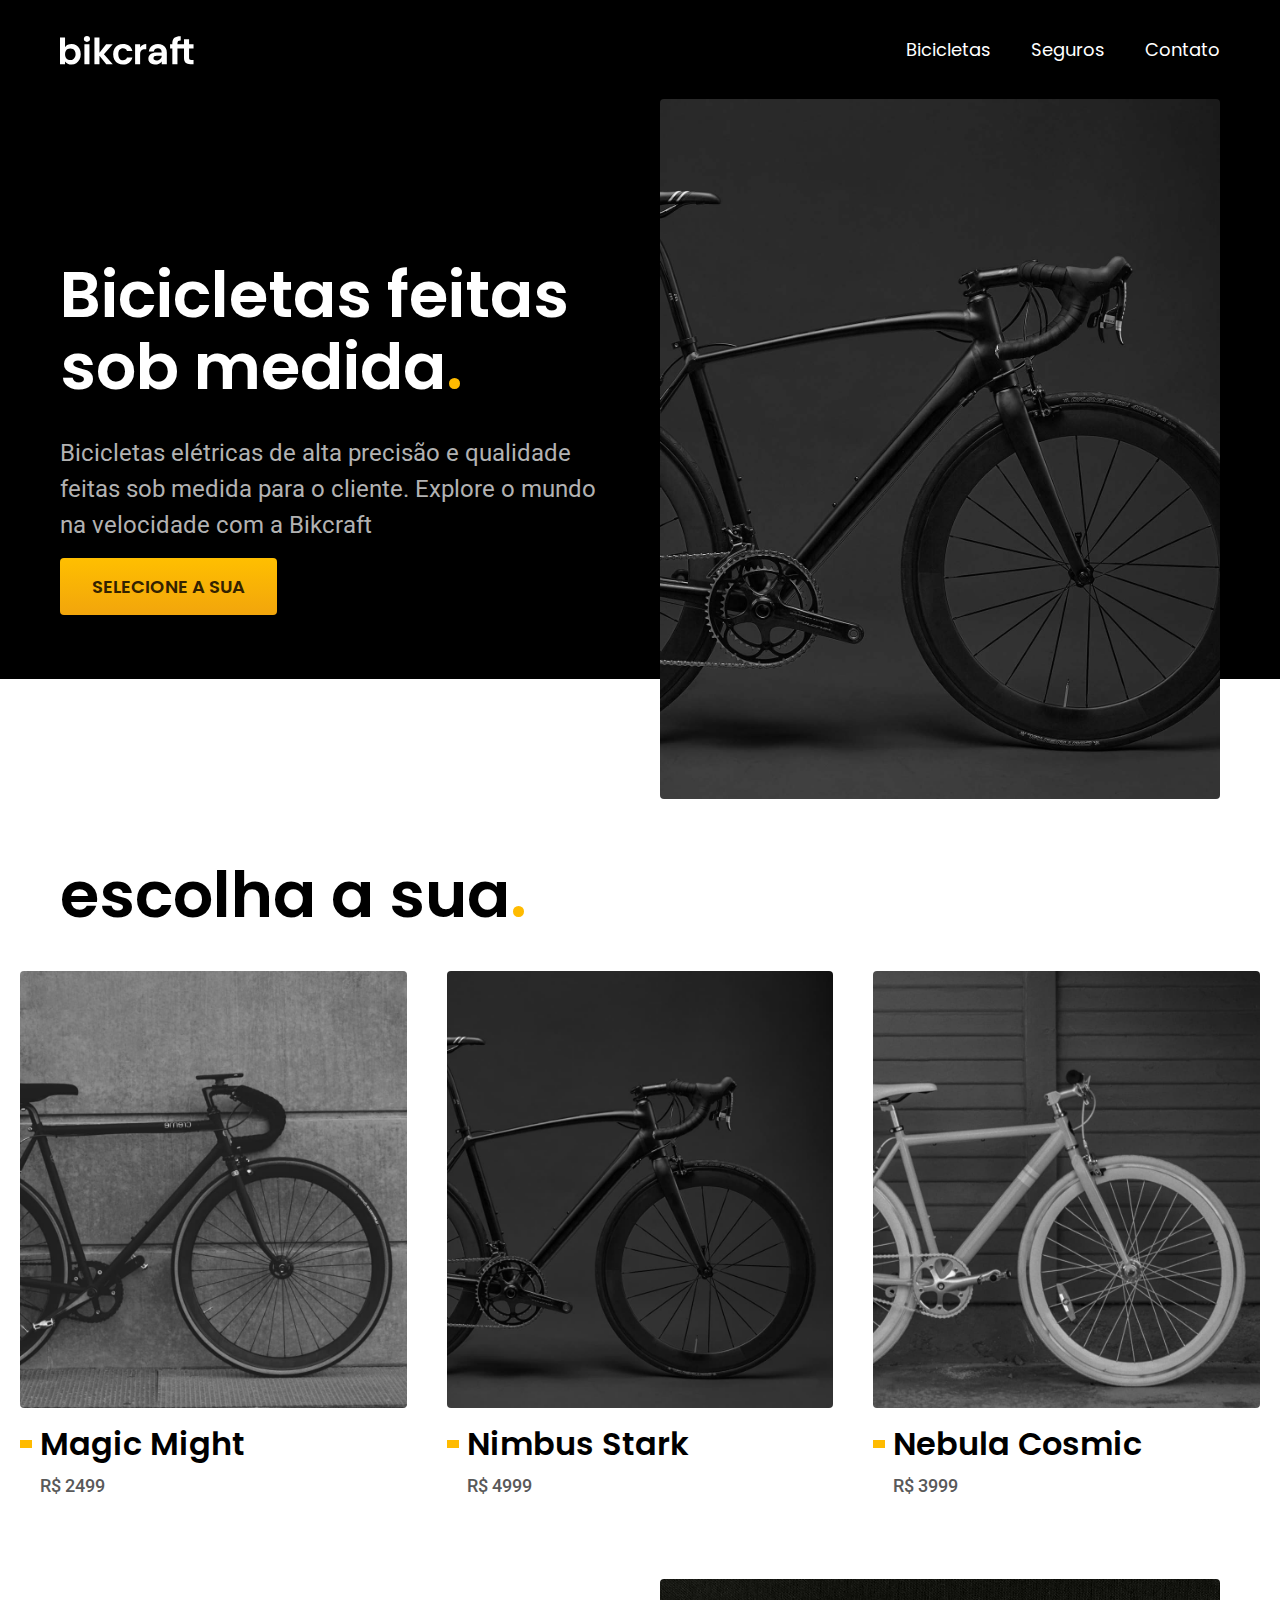
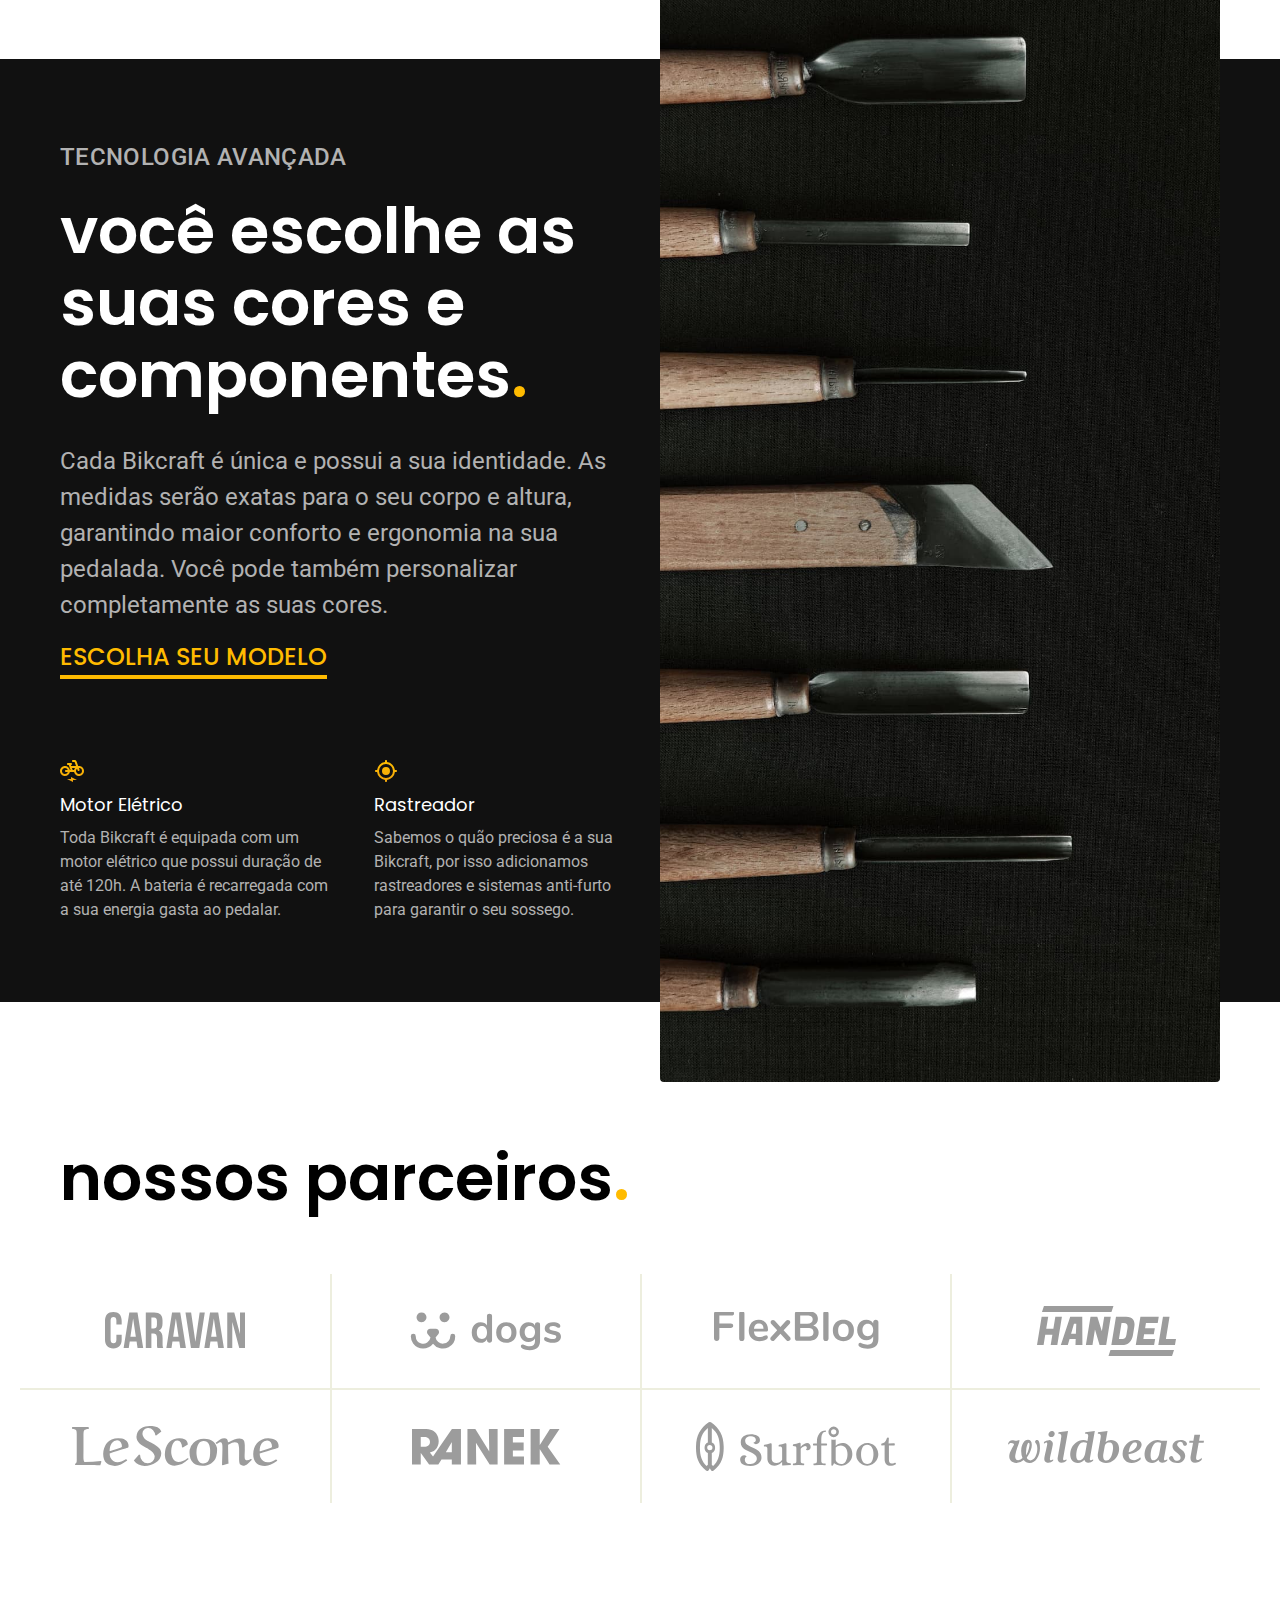
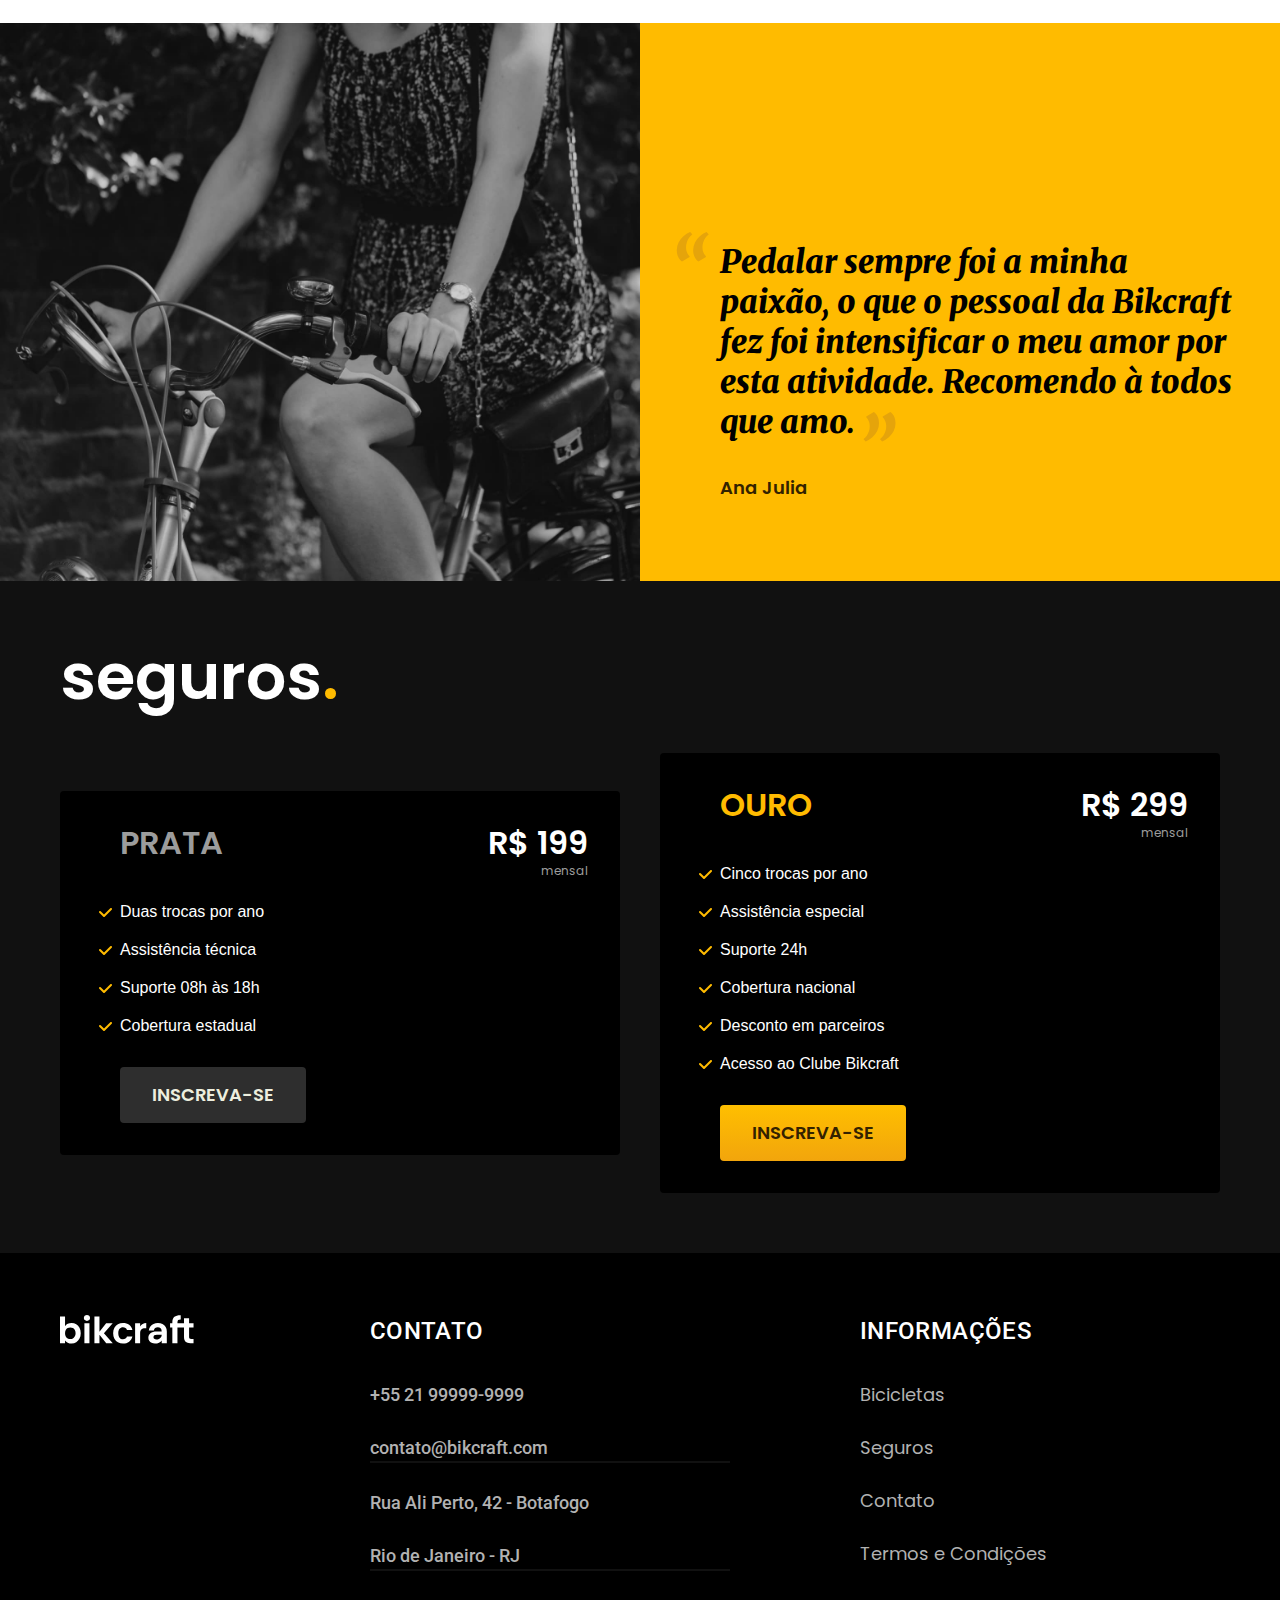
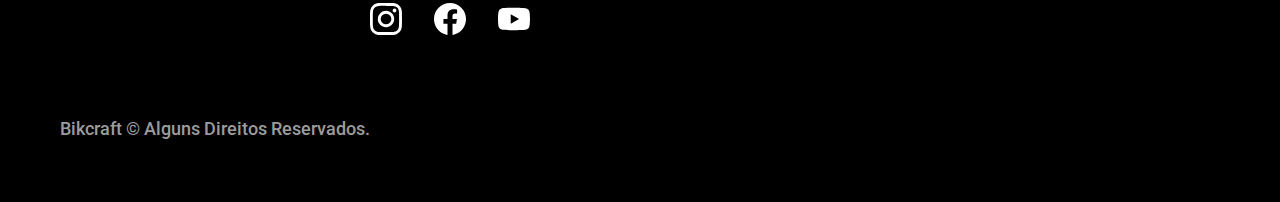
<file: index.html>
<!DOCTYPE html>
<html lang="pt-br">

<head>
  <meta charset="UTF-8">
  <meta name="viewport" content="width=device-width, initial-scale=1.0">
  <meta name="description" content="Bicicletas elétricas de alta precisão e qualidade feitas sob medida para o cliente. Explore o mundo na velocidade com a Bikcraft.">
  <title>Bikcraft - Bicicletas Elétricas</title>
  <link rel="icon" href="./favicon.svg" type="image/svg+xml" as="style">
  <link rel="prereload" href="./css/style.min.css" as="style">
  <link rel="stylesheet" href="./css/style.min.css">
  <link rel="preconnect" href="https://fonts.googleapis.com">
  <link rel="preconnect" href="https://fonts.gstatic.com" crossorigin>
  <link href="https://fonts.googleapis.com/css2?family=Poppins&family=Roboto:ital,wght@400;500&display=swap" rel="stylesheet">
  <link rel="preconnect" href="https://fonts.googleapis.com">
  <link rel="preconnect" href="https://fonts.gstatic.com" crossorigin>
  <link rel="preconnect" href="https://fonts.googleapis.com">
  <link rel="preconnect" href="https://fonts.gstatic.com" crossorigin>
  <link href="https://fonts.googleapis.com/css2?family=Merriweather:ital,wght@0,300;0,400;0,700;0,900;1,300;1,400;1,700;1,900&display=swap" rel="stylesheet">

  <script>document.documentElement.classList.add('js')</script>
</head>

<body>
  <header class="header-bg">
    <div class="header container">
      <a href="./"><img src="./img/bikcraft.svg" width="136" height="32" alt="bikcraft"></a>
      <nav aria-label="primaria"></nav>
      <ul class="header-menu font-1-m cor-0">
        <li><a href="./bicicletas.html">Bicicletas</a></li>
        <li><a href="./seguros.html">Seguros</a></li>
        <li><a href="/contato.html">Contato</a></li>
      </ul>
    </div>
  </header>

  <main class="introducao-bg">
    <div class="introducao container">
      <div class="introducao-conteudo">
        <h1 class="font-1-xxl cor-0 fadeInDown" data-anime="200">Bicicletas feitas sob medida<span>.</span></h1>
        <p class="font-2-l cor-5 fadeInDown" data-anime="400">Bicicletas elétricas de alta precisão e qualidade feitas sob medida para o cliente. Explore o mundo na velocidade com a Bikcraft</p>
        <a class="botao fadeInDown" href="./bicicletas.html" data-anime="600">SELECIONE A SUA</a>
      </div>
      <picture class="fadeInDown" data-anime="800">
        <source media="(max-width: 800px)" srcset="./img/bicicletas/nimbus.jpg">
        <img src="./img/fotos/introducao.jpg" width="1280" height="1600" alt="Bicicleta elétrica preta">
      </picture>
    </div>
  </main>

  <article class="bicicletas-lista">
    <h2 class="font-1-xxl container">escolha a sua<span class="cor-p1">.</span></h2>

    <ul>
      <li>
        <a href="./bicicletas/magic.html">
          <img src="./img/bicicletas/magic-home.jpg" width="920" height="1040" alt="Bicicleta preta">
          <h3 class="font-1-xl">Magic Might</h3>
          <span class="font-2-m cor-8">R$ 2499</span>
        </a>
      </li>
      <li>
        <a href="./bicicletas/nimbus.html">
          <img src="./img/bicicletas/nimbus-home.jpg" width="920" height="1040" alt="Bicicleta preta">
          <h3 class="font-1-xl">Nimbus Stark</h3>
          <span class="font-2-m cor-8">R$ 4999</span>
        </a>
      </li>
      <li>
        <a href="./bicicletas/nebula.html">
          <img src="./img/bicicletas/nebula-home.jpg" width="920" height="1040" alt="Bicicleta preta">
          <h3 class="font-1-xl">Nebula Cosmic</h3>
          <span class="font-2-m cor-8">R$ 3999</span>
        </a>
      </li>
    </ul>
  </article>

  <article class="tecnologia-bg">
    <div class="tecnologia container">
      <div class="tecnologia-conteudo">
        <span class="font-2-l-b cor-5 ">tecnologia Avançada</span>
        <h2 class="font-1-xxl cor-0">você escolhe as suas cores e componentes<span class="cor-p1">.</span></h2>
        <p class="font-2-l cor-5">Cada Bikcraft é única e possui a sua identidade. As medidas serão exatas para o seu corpo e altura, garantindo maior conforto e ergonomia na sua pedalada. Você pode também personalizar completamente as suas cores.
        </p>
        <a class="link" href="./bicicletas.html">Escolha seu modelo</a>
        <div class="tecnologia-vantagens">
          <div>
            <img src="./img/icones/eletrica.svg" width="24" height="24" alt="">
            <h3 class="font-1-m cor-0">Motor Elétrico</h3>
            <p class="font-2-s cor-5">Toda Bikcraft é equipada com um motor elétrico que possui duração de até 120h. A bateria é recarregada com a sua energia gasta ao pedalar.</p>
          </div>
          <div>
            <img src="./img/icones/rastreador.svg" width="24" height="24" alt="">
            <h3 class="font-1-m cor-0">Rastreador</h3>
            <p class="font-2-s cor-5">Sabemos o quão preciosa é a sua Bikcraft, por isso adicionamos rastreadores e sistemas anti-furto para garantir o seu sossego.</p>
          </div>
        </div>
      </div>
      <div class="tecnologia-imagem">
        <img src="./img/fotos/tecnologia.jpg" width="1200" height="1920" alt="Ferramentas artesanais">
      </div>
    </div>
  </article>

  <section class="parceiros" aria-label="Nossos Parceiros">
    <h2 class="font-1-xxl container">nossos parceiros<span class="cor-p1">.</span></h2>

    <ul>
      <li><img src="./img/parceiros/caravan.svg" width="140" height="38" alt="caravan"></li>
      <li><img src="./img/parceiros/dogs.svg" width="152" height="39" alt="dogs"></li>
      <li><img src="./img/parceiros/flexblog.svg" width="165" height="38" alt="flexblog"></li>
      <li><img src="./img/parceiros/handel.svg" width="139" height="50" alt="handel"></li>
      <li><img src="./img/parceiros/lescone.svg" width="208" height="41" alt="lescone"></li>
      <li><img src="./img/parceiros/ranek.svg" width="149" height="36" alt="ranek"></li>
      <li><img src="./img/parceiros/surfbot.svg" width="200" height="49" alt="surfbot"></li>
      <li><img src="./img/parceiros/wildbeast.svg" width="196" height="34" alt="wildbeast"></li>
    </ul>
  </section>

  <section class="depoimento" aria-label="Depoimento">
    <div>
      <img src="./img/fotos/depoimento.jpg" width="1560" height="1360" alt="Pessoa pedalando uma bicicleta Bikcraft">
    </div>
    <div class="depoimento-conteudo">
      <blockquote class="font-1-xl cor-p5">
        <p>Pedalar sempre foi a minha paixão, o que o pessoal da Bikcraft fez foi intensificar o meu amor por esta atividade. Recomendo à todos que amo.</p>
      </blockquote>
      <span class="font-1-m-b cor-p4">Ana Julia</span>
    </div>
  </section>

  <article class="seguros-bg">
    <div class="seguros container">
      <h2 class="font-1-xxl cor-0">seguros<span class="cor-p1">.</span></h2>
      <div class="seguros-item">
        <h3 class="font-1-xl cor-6">PRATA</h3>
        <span class="font-1-xl cor-0">R$ 199 <span class="font-1-xs cor-6">mensal</span></span>
        <ul class="font-2m cor-0">
          <li>Duas trocas por ano </li>
          <li>Assistência técnica</li>
          <li>Suporte 08h às 18h</li>
          <li>Cobertura estadual</li>
        </ul>
        <a class="botao secundario" href="./orcamento.html">Inscreva-se</a>
      </div>

      <div class="seguros-item">
        <h3 class="font-1-xl cor-p1">OURO</h3>
        <span class="font-1-xl cor-0">R$ 299 <span class="font-1-xs cor-6">mensal</span></span>
        <ul class="font-2m cor-0">
          <li>Cinco trocas por ano </li>
          <li>Assistência especial</li>
          <li>Suporte 24h</li>
          <li>Cobertura nacional</li>
          <li>Desconto em parceiros</li>
          <li>Acesso ao Clube Bikcraft</li>
        </ul>
        <a class="botao" href="./orcamento.html">Inscreva-se</a>
      </div>
    </div>
  </article>

  <footer class="footer-bg">
    <div class="footer container">
      <a href="./"><img src="./img/bikcraft.svg" width="136" height="32" alt=""></a>
      <div class="footer-contato">
        <h2 class="font-2-l-b cor-0">contato</h2>
        <ul class="font-2-m cor-5">
          <li><a href="tel:.5521999999999">+55 21 99999-9999</a></li>
          <li><a href="mailto:contato@bikcraft.com">contato@bikcraft.com</a></li>
          <li>Rua Ali Perto, 42 - Botafogo</li>
          <li>Rio de Janeiro - RJ</li>
        </ul>
        <div class="footer-redes">
          <a href="./"><img src="./img/redes/instagram.svg" width="32" height="32" alt="Icone instagram"></a>
          <a href="./"><img src="./img/redes/facebook.svg" width="32" height="32" alt="Icone facebook"></a>
          <a href="./"><img src="./img/redes/youtube.svg" width="32" height="32" alt="Icone youtube"></a>
        </div>
      </div>
      <div class="footer-informacoes">
        <h2 class="font-2-l-b cor-0">Informações</h2>
        <nav>
          <ul class="font-1-m cor-5">
            <li><a href="./bicicletas.html">Bicicletas</a></li>
            <li><a href="./seguros.html">Seguros</a></li>
            <li><a href="./contato.html">Contato</a></li>
            <li><a href="./termos.html">Termos e Condições</a></li>
          </ul>
        </nav>
      </div>
      <p class="footer-copy font-2-m cor-6">Bikcraft © Alguns Direitos Reservados.</span>
    </div>
    </div>
  </footer>

  <script src="./js/plugins/simple-anime.js"></script>
  <script src="./js/script.js"></script>
</body>

</html>
</file>
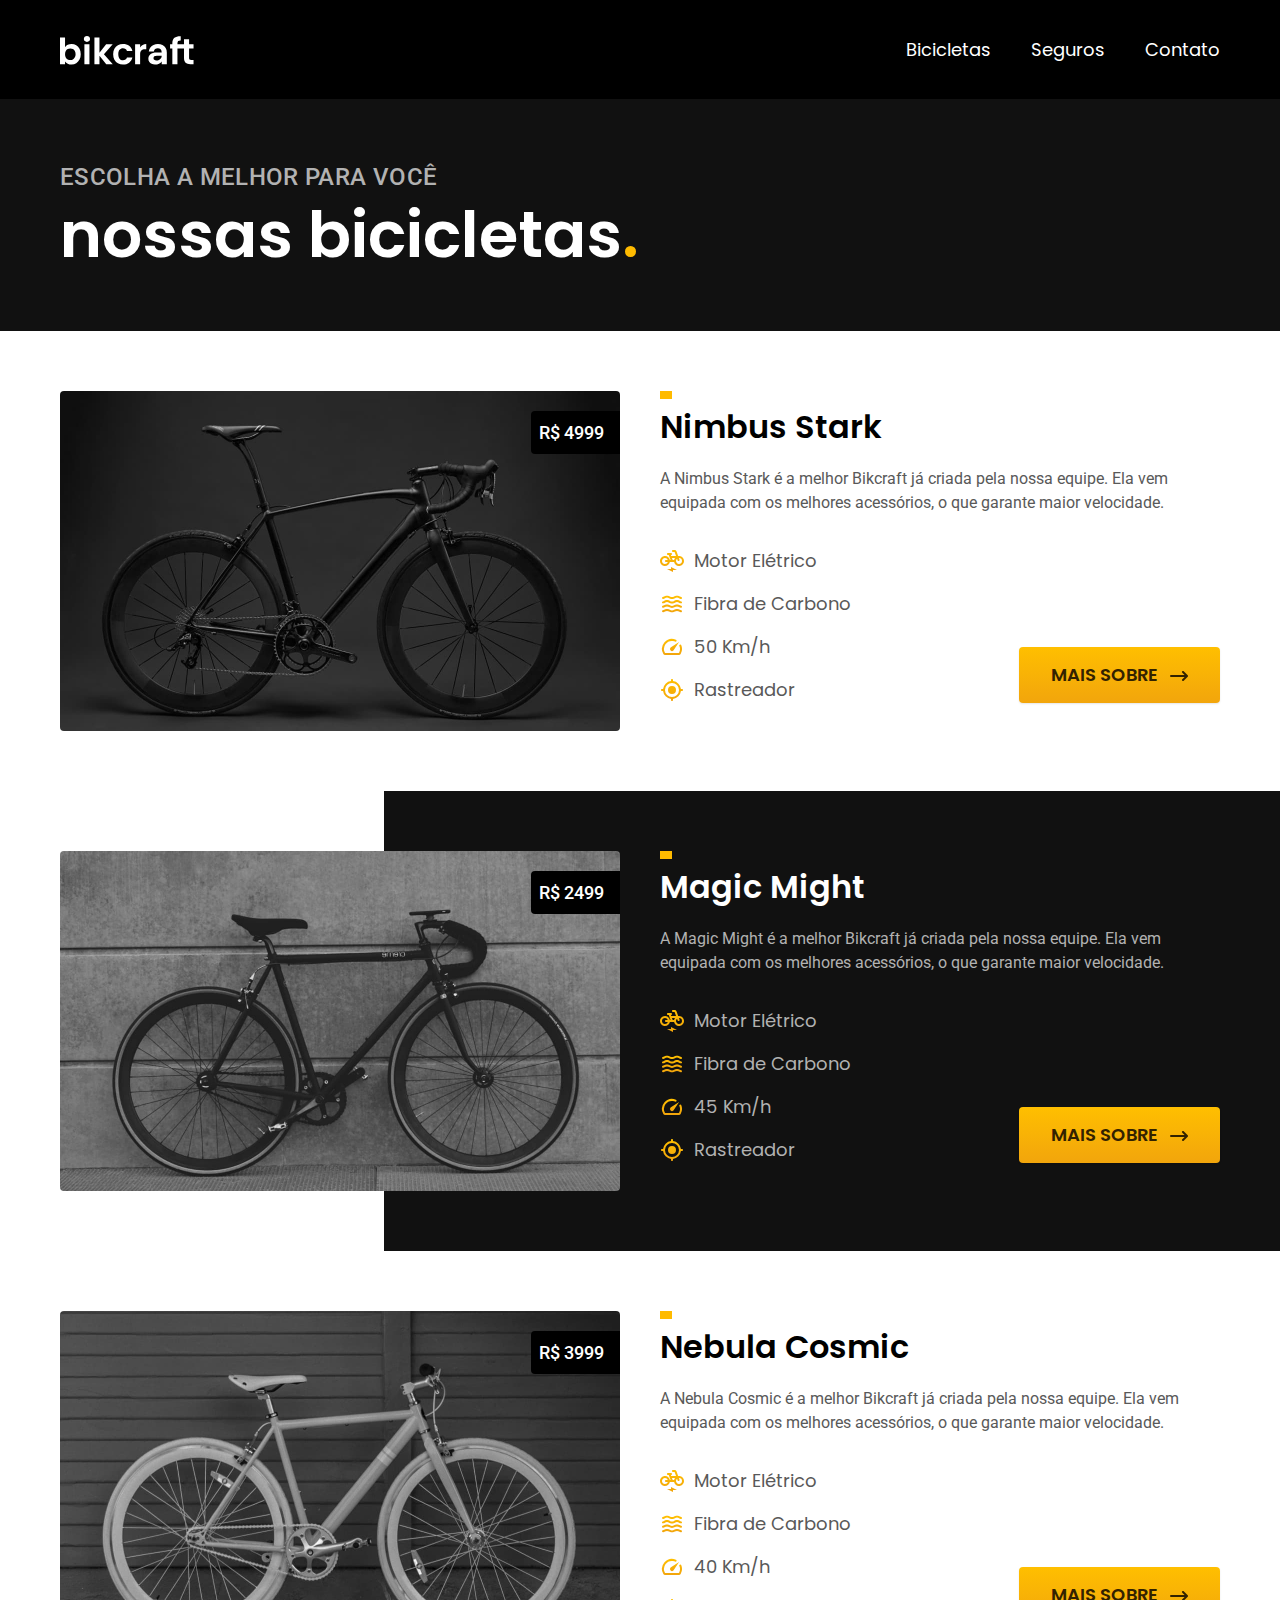
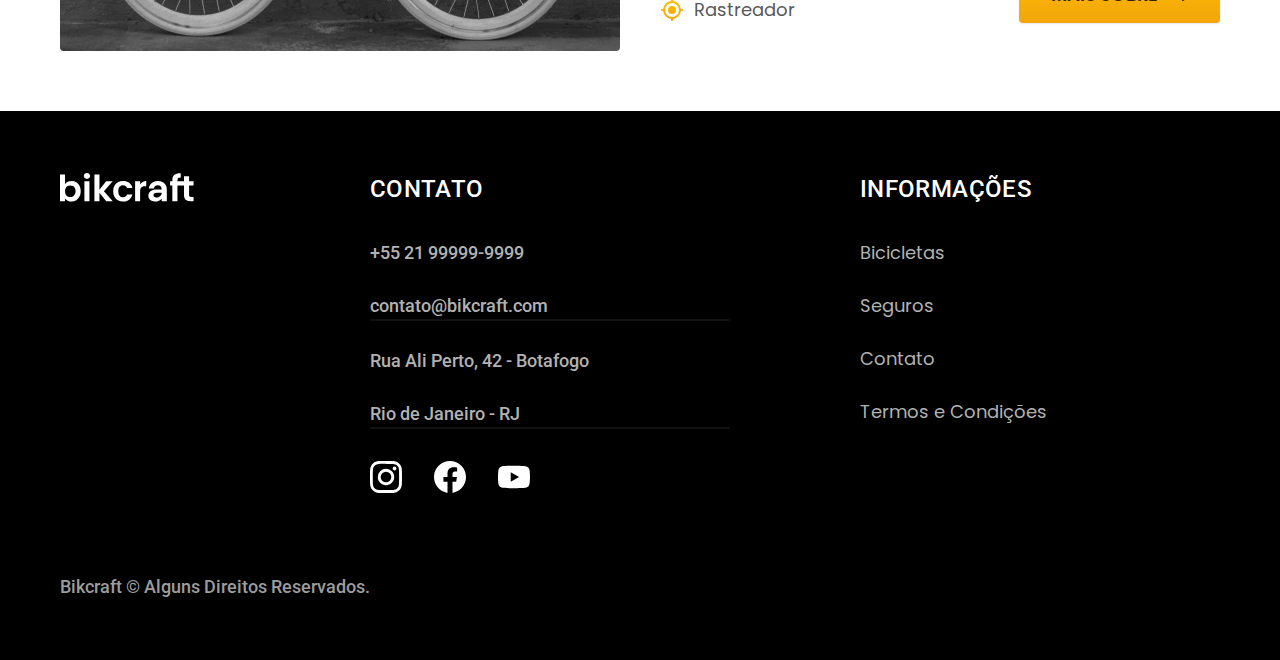
<file: bicicletas.html>
<!DOCTYPE html>
<html lang="pt-br">

<head>
  <meta charset="UTF-8">
  <meta name="viewport" content="width=device-width, initial-scale=1.0">
  <meta name="description" content="Página das bicicletas elétias Bikcraft.">
  <title>Bicicletas | Bikcraft</title>
  <link rel="icon" href="./favicon.svg" type="image/svg+xml" as="style">
  <link rel="prereload" href="./css/style.min.css" as="style">
  <link rel="stylesheet" href="./css/style.min.css">
  <link rel="preconnect" href="https://fonts.googleapis.com">
  <link rel="preconnect" href="https://fonts.gstatic.com" crossorigin>
  <link href="https://fonts.googleapis.com/css2?family=Poppins&family=Roboto:ital,wght@400;500&display=swap" rel="stylesheet">
  <link rel="preconnect" href="https://fonts.googleapis.com">
  <link rel="preconnect" href="https://fonts.gstatic.com" crossorigin>
  <link rel="preconnect" href="https://fonts.googleapis.com">
  <link rel="preconnect" href="https://fonts.gstatic.com" crossorigin>
  <link href="https://fonts.googleapis.com/css2?family=Merriweather:ital,wght@0,300;0,400;0,700;0,900;1,300;1,400;1,700;1,900&display=swap" rel="stylesheet">
  <script>document.documentElement.classList.add('js')</script>
</head>

<body id="bicicletas">
  <header class="header-bg">
    <div class="header container">
      <a href="./"><img src="./img/bikcraft.svg" alt="bikcraft"></a>
      <nav aria-label="primaria"></nav>
      <ul class="header-menu font-1-m cor-0">
        <li><a href="./bicicletas.html">Bicicletas</a></li>
        <li><a href="./seguros.html">Seguros</a></li>
        <li><a href="/contato.html">Contato</a></li>
      </ul>
    </div>
  </header>

  <main>
    <div class="titulo-bg">
      <div class="titulo container">
        <p class="font-2-l-b cor-5">Escolha a melhor para você</p>
        <h1 class="font-1-xxl cor-0">nossas bicicletas<span class="cor-p1">.</span></h1>
      </div>
    </div>

    <div class="bicicletas container">
      <div class="bicicletas-imagem">
        <img src="./img/bicicletas/nimbus.jpg" alt="bicicleta preta">
        <span class="font-2-m cor-0"> R$ 4999</span>
      </div>
      <div class="bicicletas-conteudo">
        <h2 class="font-1-xl">Nimbus Stark</h2>
        <p class="font-2-s cor-8">A Nimbus Stark é a melhor Bikcraft já criada pela nossa equipe. Ela vem equipada com os melhores acessórios, o que garante maior velocidade.</p>
        <ul class="font-1-m cor-8">
          <li>
            <img src="./img/icones/eletrica.svg" alt="">
            Motor Elétrico
          </li>
          <li>
            <img src="./img/icones/carbono.svg" alt="">
            Fibra de Carbono
          </li>
          <li>
            <img src="./img/icones/velocidade.svg" alt="">
            50 Km/h
          </li>
          <li>
            <img src="./img/icones/rastreador.svg" alt="">
            Rastreador
          </li>
        </ul>
        <a class="botao seta" href="./bicicletas/nimbus.html">Mais Sobre</a>
      </div>
    </div>
    <div class="bicicletas-bg">
      <div class="bicicletas container">
        <div class="bicicletas-imagem">
          <img src="./img/bicicletas/magic.jpg" alt="bicicleta preta">
          <span class="font-2-m cor-0"> R$ 2499</span>
        </div>
        <div class="bicicletas-conteudo">
          <h2 class="font-1-xl cor-0">Magic Might</h2>
          <p class="font-2-s cor-5">A Magic Might é a melhor Bikcraft já criada pela nossa equipe. Ela vem equipada com os melhores acessórios, o que garante maior velocidade.</p>
          <ul class="font-1-m cor-5">
            <li>
              <img src="./img/icones/eletrica.svg" alt="">
              Motor Elétrico
            </li>
            <li>
              <img src="./img/icones/carbono.svg" alt="">
              Fibra de Carbono
            </li>
            <li>
              <img src="./img/icones/velocidade.svg" alt="">
              45 Km/h
            </li>
            <li>
              <img src="./img/icones/rastreador.svg" alt="">
              Rastreador
            </li>
          </ul>
          <a class="botao seta" href="./bicicletas/magic.html">Mais Sobre</a>
        </div>
      </div>
    </div>
    <div class="bicicletas container">
      <div class="bicicletas-imagem">
        <img src="./img/bicicletas/nebula.jpg" alt="bicicleta branca">
        <span class="font-2-m cor-0"> R$ 3999</span>
      </div>
      <div class="bicicletas-conteudo">
        <h2 class="font-1-xl">Nebula Cosmic</h2>
        <p class="font-2-s cor-8">A Nebula Cosmic é a melhor Bikcraft já criada pela nossa equipe. Ela vem equipada com os melhores acessórios, o que garante maior velocidade.</p>
        <ul class="font-1-m cor-8">
          <li>
            <img src="./img/icones/eletrica.svg" alt="">
            Motor Elétrico
          </li>
          <li>
            <img src="./img/icones/carbono.svg" alt="">
            Fibra de Carbono
          </li>
          <li>
            <img src="./img/icones/velocidade.svg" alt="">
            40 Km/h
          </li>
          <li>
            <img src="./img/icones/rastreador.svg" alt="">
            Rastreador
          </li>
        </ul>
        <a class="botao seta" href="./bicicletas/nebula.html">Mais Sobre</a>
      </div>
    </div>


  </main>

  <footer class="footer-bg">
    <div class="footer container">
      <a href="./"><img src="./img/bikcraft.svg" alt=""></a>
      <div class="footer-contato">
        <h2 class="font-2-l-b cor-0">contato</h2>
        <ul class="font-2-m cor-5">
          <li><a href="tel:.5521999999999">+55 21 99999-9999</a></li>
          <li><a href="mailto:contato@bikcraft.com">contato@bikcraft.com</a></li>
          <li>Rua Ali Perto, 42 - Botafogo</li>
          <li>Rio de Janeiro - RJ</li>
        </ul>
        <div class="footer-redes">
          <a href="./"><img src="./img/redes/instagram.svg" alt="Icone instagram"></a>
          <a href="./"><img src="./img/redes/facebook.svg" alt="Icone facebook"></a>
          <a href="./"><img src="./img/redes/youtube.svg" alt="Icone youtube"></a>
        </div>
      </div>
      <div class="footer-informacoes">
        <h2 class="font-2-l-b cor-0">Informações</h2>
        <nav>
          <ul class="font-1-m cor-5">
            <li><a href="./bicicletas.html">Bicicletas</a></li>
            <li><a href="./seguros.html">Seguros</a></li>
            <li><a href="./contato.html">Contato</a></li>
            <li><a href="./termos.html">Termos e Condições</a></li>
          </ul>
        </nav>
      </div>
      <p class="footer-copy font-2-m cor-6">Bikcraft © Alguns Direitos Reservados.</span>
    </div>
    </div>
  </footer>
</body>

</html>
</file>
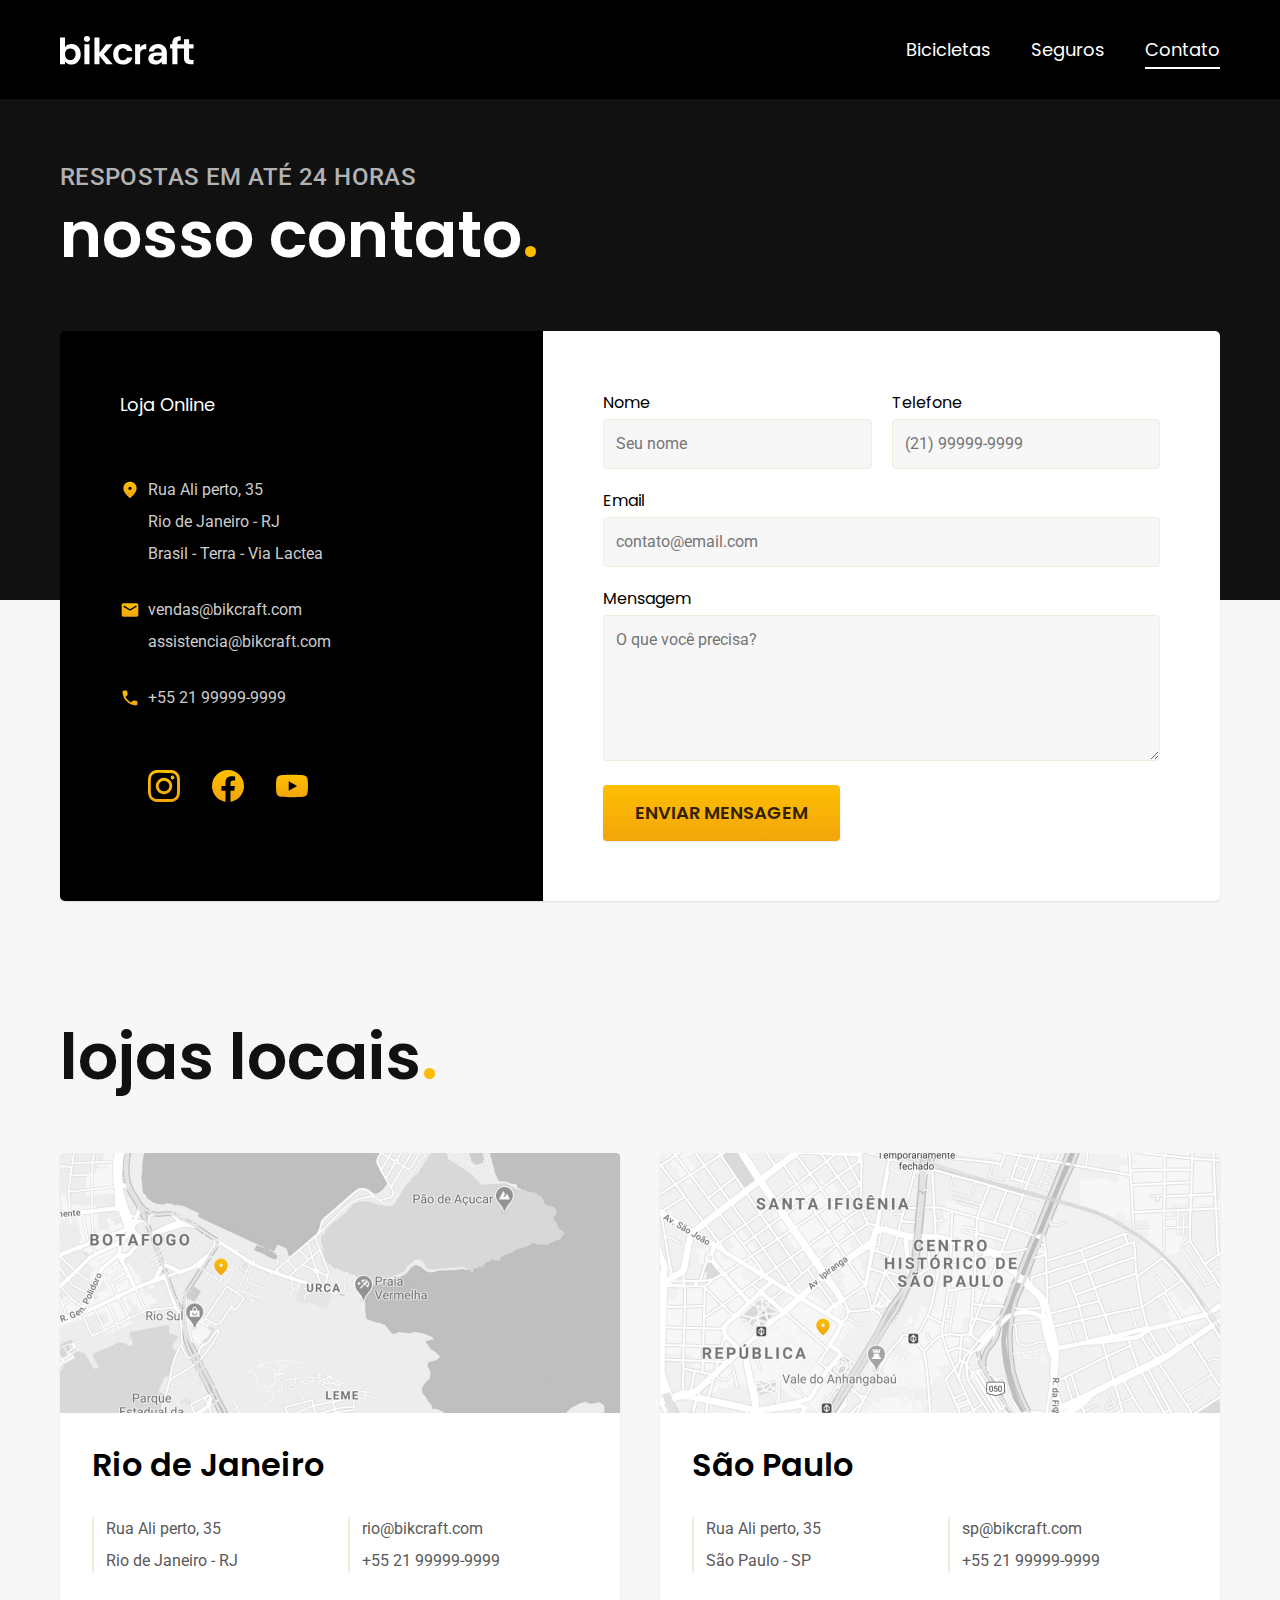
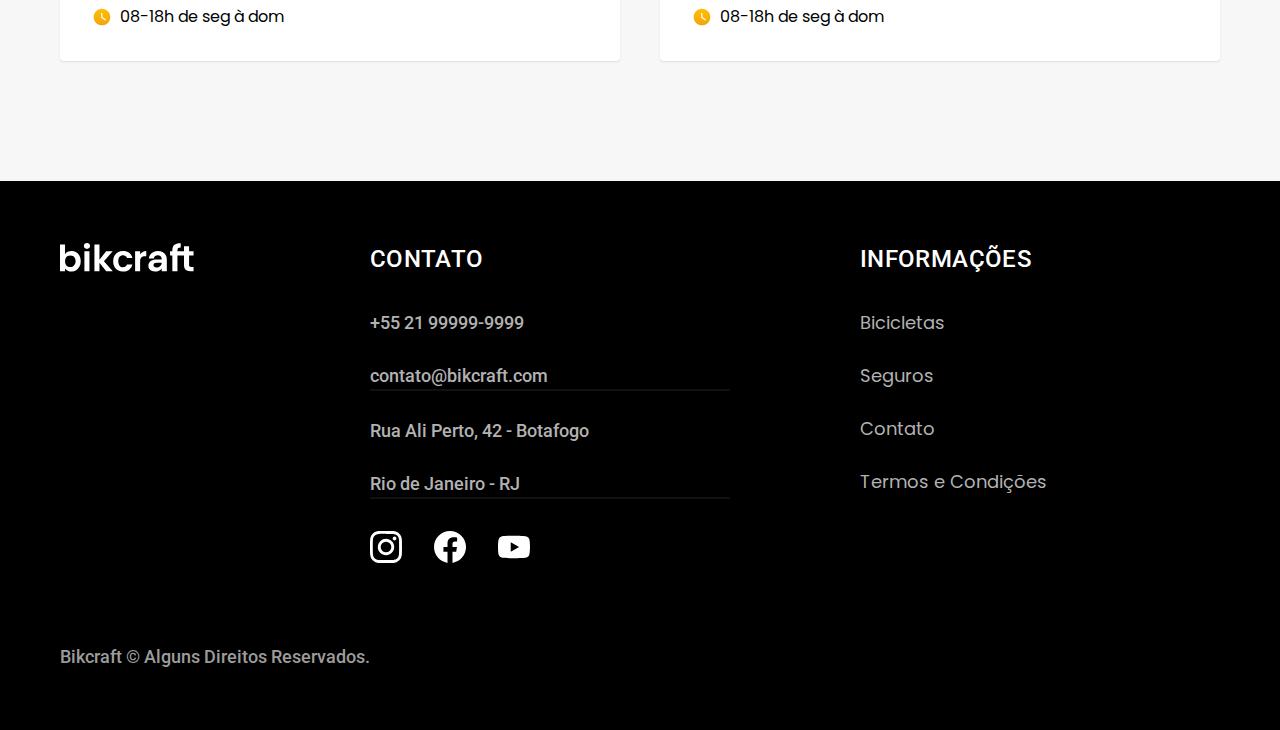
<file: contato.html>
<!DOCTYPE html>
<html lang="pt-br">

<head>
  <meta charset="UTF-8">
  <meta name="viewport" content="width=device-width, initial-scale=1.0">
  <meta name="description" content="Página de termos e condições do site bikcraft.">
  <title>Contato | Bikcraft</title>
  <link rel="icon" href="./favicon.svg" type="image/svg+xml" as="style">
  <link rel="prereload" href="./css/style.min.css" as="style">
  <link rel="stylesheet" href="./css/style.min.css">
  <link rel="preconnect" href="https://fonts.googleapis.com">
  <link rel="preconnect" href="https://fonts.gstatic.com" crossorigin>
  <link href="https://fonts.googleapis.com/css2?family=Poppins&family=Roboto:ital,wght@400;500&display=swap" rel="stylesheet">
  <link rel="preconnect" href="https://fonts.googleapis.com">
  <link rel="preconnect" href="https://fonts.gstatic.com" crossorigin>
  <link rel="preconnect" href="https://fonts.googleapis.com">
  <link rel="preconnect" href="https://fonts.gstatic.com" crossorigin>
  <link href="https://fonts.googleapis.com/css2?family=Merriweather:ital,wght@0,300;0,400;0,700;0,900;1,300;1,400;1,700;1,900&display=swap" rel="stylesheet">
  <script>document.documentElement.classList.add('js')</script>
</head>

<body id="contato">
  <header class="header-bg">
    <div class="header container">
      <a href="./"><img src="./img/bikcraft.svg" width="136" height="32" alt="bikcraft"></a>
      <nav aria-label="primaria"></nav>
      <ul class="header-menu font-1-m cor-0">
        <li><a href="./bicicletas.html">Bicicletas</a></li>
        <li><a href="./seguros.html">Seguros</a></li>
        <li><a href="/contato.html">Contato</a></li>
      </ul>
    </div>
  </header>

  <main>
    <div class="titulo-bg">
      <div class="titulo container">
        <p class="font-2-l-b cor-5">respostas em até 24 horas</p>
        <h1 class="font-1-xxl cor-0">nosso contato<span class="cor-p1">.</span></h1>
      </div>
    </div>

    <div class="contato container">
      <section class="contato-dados" aria-label="Endereço">
        <h2 class="font-1-m cor-0">Loja Online</h2>
        <div class="contato-endereco font-2-s cor-4">
          <p>Rua Ali perto, 35</p>
          <p>Rio de Janeiro - RJ</p>
          <p>Brasil - Terra - Via Lactea</p>
        </div>
        <address class="contato-meios font-2-s cor-4">
          <a href="mailto:vendas@bikcraft.com">vendas@bikcraft.com</a>
          <a href="mailto:assistencia@bikcraft.com">assistencia@bikcraft.com</a>
          <a href="tel:+5521999999999">+55 21 99999-9999</a>
        </address>
        <div class="contato-redes">
          <a href="./"><img src="./img/redes/instagram-p.svg" width="32" height="32" alt="Icone instagram"></a>
          <a href="./"><img src="./img/redes/facebook-p.svg" width="32" height="32" alt="Icone facebook"></a>
          <a href="./"><img src="./img/redes/youtube-p.svg" width="32" height="32" alt="Icone youtube"></a>
        </div>
      </section>
      <section class="contato-formulario" aria-label="Formulário">
        <form action="./contato.html" class="form">
          <div>
            <label for="nome">Nome</label>
            <input type="text" id="nome" name="nome" placeholder="Seu nome">
          </div>
          <div>
            <label for="telefone">Telefone</label>
            <input type="text" name="telefone" id="telefone" placeholder="(21) 99999-9999">
          </div>
          <div class="col-2">
            <label for="email">Email</label>
            <input type="email" name="email" id="email" placeholder="contato@email.com">
          </div>
          <div class="col-2">
            <label for="mensagem">Mensagem</label>
            <textarea rows="5c" id="mensagem" name="mensagem" placeholder="O que você precisa?"></textarea>
          </div>
          <button class="botao col-2">Enviar Mensagem</button>
        </form>
      </section>
    </div>
  </main>

  <article class="lojas container">
    <h2 class="font-1-xxl cor-11">lojas locais<span class="cor-p1">.</span></h2>
    <div class="lojas-item">
      <img src="./img/lojas/rj.jpg" width="1120" height="520" alt="mapa marcando o endereço em Rua Ali Perto, 25 - Rio de Janeiro -  RJ">
      <div class="lojas-conteudo">
        <h3 class="font-1-xl">Rio de Janeiro</h3>
        <div class="lojas-dados font-2-s cor-8">
          <p>Rua Ali perto, 35</p>
          <p>Rio de Janeiro - RJ</p>
        </div>
        <div class="lojas-dados font-2-s cor-8">
          <a href="mailto:rio@bikcraft.com">rio@bikcraft.com</a>
          <a href="tel:+5521999999999">+55 21 99999-9999</a>
        </div>
        <p class="font-1-s lojas-tempo"><img src="./img/icones/horario.svg" width="20" height="20" alt="">08-18h de seg à dom</p>
      </div>
    </div>
    <div class="lojas-item">
      <img src="./img/lojas/sp.jpg" alt="mapa marcando o endereço em Rua Ali Perto, 25 - São Paulo - SP">
      <div class="lojas-conteudo">
        <h3 class="font-1-xl">São Paulo</h3>
        <div class="lojas-dados font-2-s cor-8">
          <p>Rua Ali perto, 35</p>
          <p>São Paulo - SP</p>
        </div>
        <div class="lojas-dados font-2-s cor-8">
          <a href="mailto:sp@bikcraft.com">sp@bikcraft.com</a>
          <a href="tel:+5521999999999">+55 21 99999-9999</a>
        </div>
        <p class="font-1-s lojas-tempo"><img src="./img/icones/horario.svg" width="20" height="20" alt="">08-18h de seg à dom</p>
      </div>
    </div>
  </article>

  <footer class="footer-bg">
    <div class="footer container">
      <a href="./"><img src="./img/bikcraft.svg" width="136" height="32" alt=""></a>
      <div class="footer-contato">
        <h2 class="font-2-l-b cor-0">contato</h2>
        <ul class="font-2-m cor-5">
          <li><a href="tel:.5521999999999">+55 21 99999-9999</a></li>
          <li><a href="mailto:contato@bikcraft.com">contato@bikcraft.com</a></li>
          <li>Rua Ali Perto, 42 - Botafogo</li>
          <li>Rio de Janeiro - RJ</li>
        </ul>
        <div class="footer-redes">
          <a href="./"><img src="./img/redes/instagram.svg" width="32" height="32" alt="Icone instagram"></a>
          <a href="./"><img src="./img/redes/facebook.svg" width="32" height="32" alt="Icone facebook"></a>
          <a href="./"><img src="./img/redes/youtube.svg" width="32" height="32" alt="Icone youtube"></a>
        </div>
      </div>
      <div class="footer-informacoes">
        <h2 class="font-2-l-b cor-0">Informações</h2>
        <nav>
          <ul class="font-1-m cor-5">
            <li><a href="./bicicletas.html">Bicicletas</a></li>
            <li><a href="./seguros.html">Seguros</a></li>
            <li><a href="./contato.html">Contato</a></li>
            <li><a href="./termos.html">Termos e Condições</a></li>
          </ul>
        </nav>
      </div>
      <p class="footer-copy font-2-m cor-6">Bikcraft © Alguns Direitos Reservados.</span>
    </div>
    </div>
  </footer>
  <script src="./js/script.js"></script>
</body>

</html>
</file>
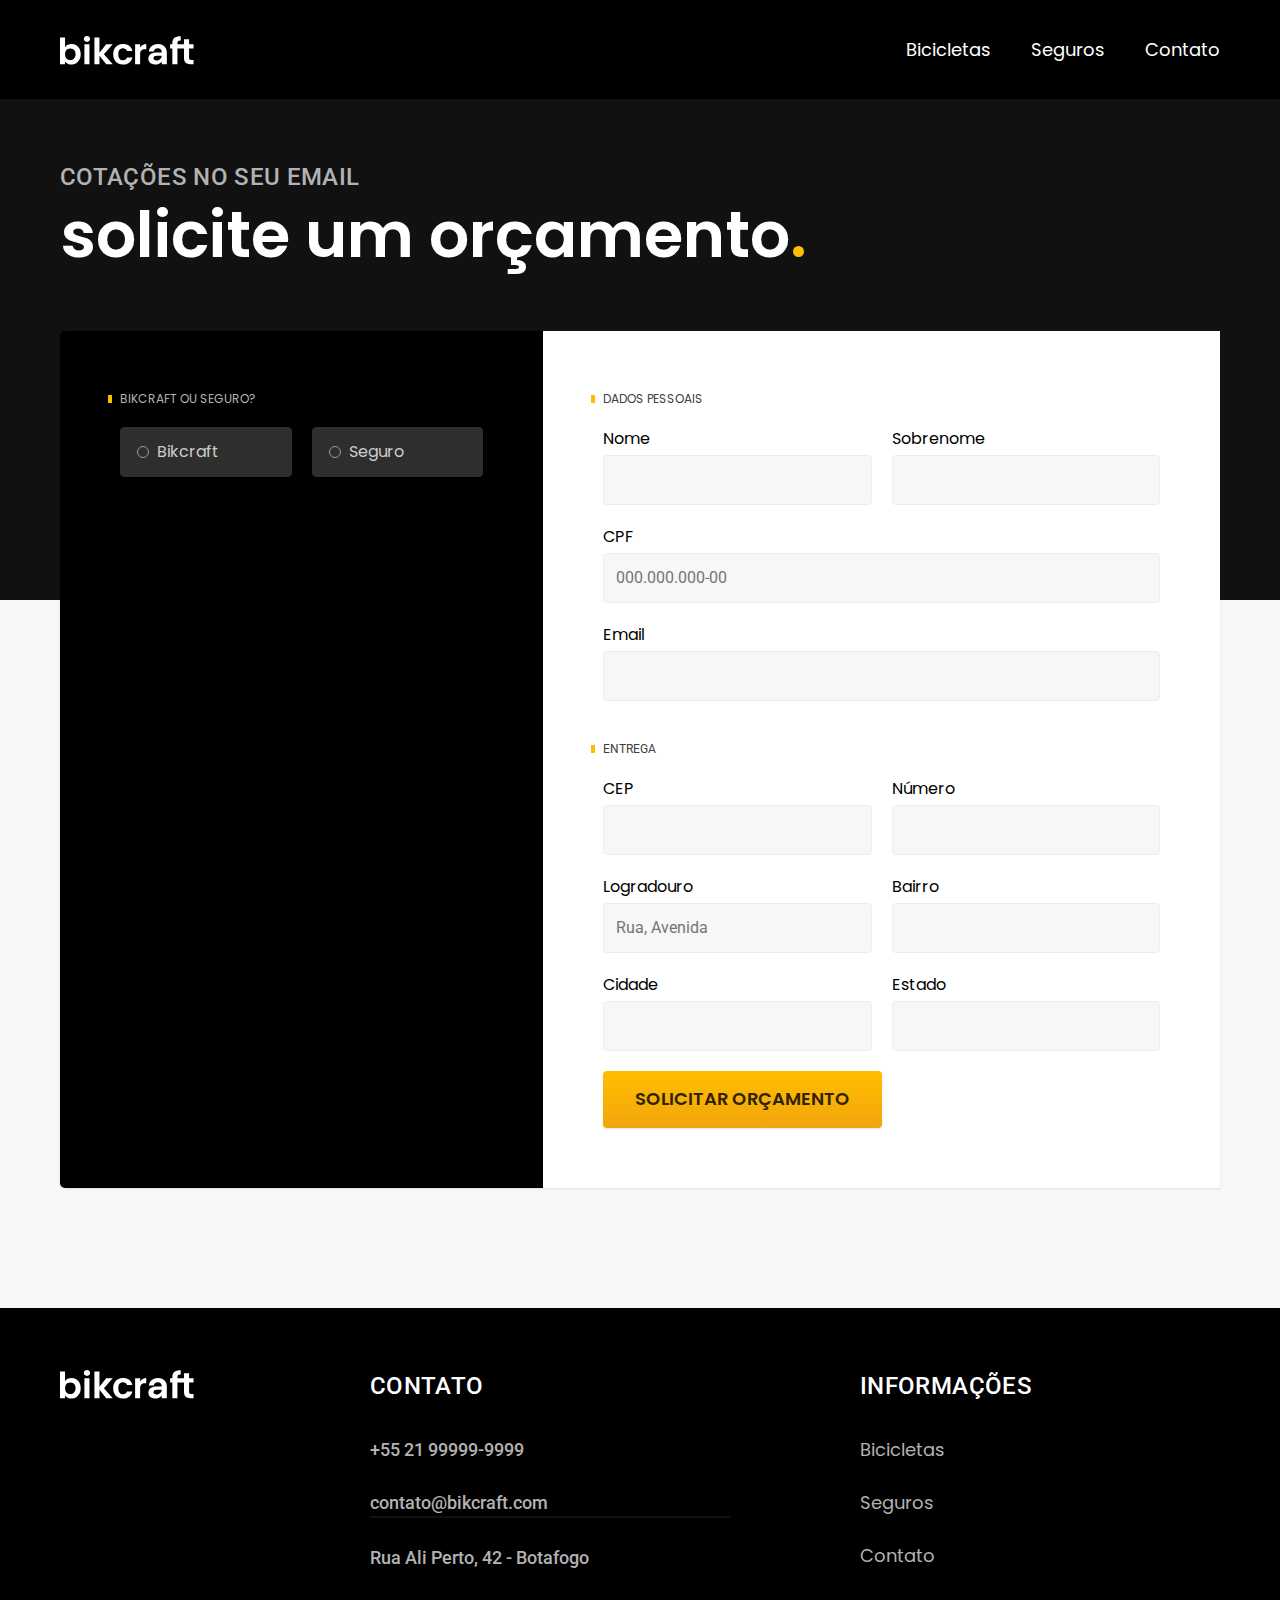
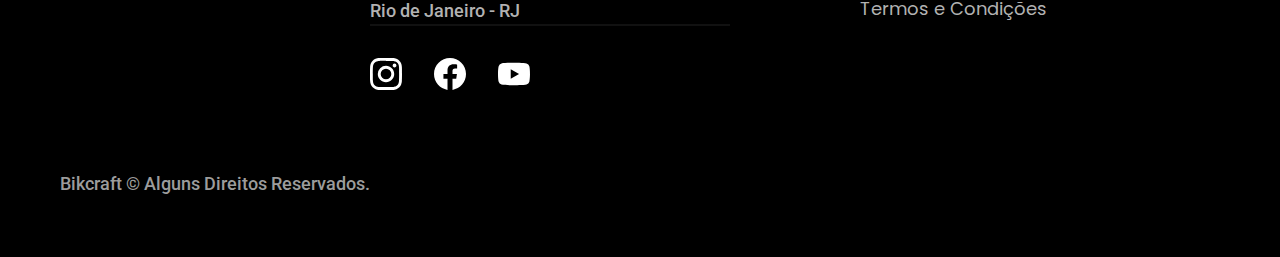
<file: orcamento.html>
<!DOCTYPE html>
<html lang="pt-br">

<head>
  <meta charset="UTF-8">
  <meta name="viewport" content="width=device-width, initial-scale=1.0">
  <meta name="description" content="Página sobre todo o processo de Orçamentos do Bikcraft">
  <title>Orçamentos | Bikcraft</title>
  <link rel="stylesheet" href="./favicon.svg" as="style">
  <link rel="icon" href="./favicon.svg" type="image/svg+xml" as="style">
  <link rel="prereload" href="./css/style.min.css" as="style">
  <link rel="stylesheet" href="./css/style.min.css">
  <link rel="preconnect" href="https://fonts.googleapis.com">
  <link rel="preconnect" href="https://fonts.gstatic.com" crossorigin>
  <link href="https://fonts.googleapis.com/css2?family=Poppins&family=Roboto:ital,wght@400;500&display=swap" rel="stylesheet">
  <link rel="preconnect" href="https://fonts.googleapis.com">
  <link rel="preconnect" href="https://fonts.gstatic.com" crossorigin>
  <link rel="preconnect" href="https://fonts.googleapis.com">
  <link rel="preconnect" href="https://fonts.gstatic.com" crossorigin>
  <link href="https://fonts.googleapis.com/css2?family=Merriweather:ital,wght@0,300;0,400;0,700;0,900;1,300;1,400;1,700;1,900&display=swap" rel="stylesheet">
  <script>document.documentElement.classList.add('js')</script>
</head>

<body id="orcamento">
  <header class="header-bg">
    <div class="header container">
      <a href="./"><img src="./img/bikcraft.svg" width="136" height="32" alt="bikcraft"></a>
      <nav aria-label="primaria"></nav>
      <ul class="header-menu font-1-m cor-0">
        <li><a href="./bicicletas.html">Bicicletas</a></li>
        <li><a href="./seguros.html">Seguros</a></li>
        <li><a href="/contato.html">Contato</a></li>
      </ul>
    </div>
  </header>

  <main>
    <div class="titulo-bg">
      <div class="titulo container">
        <p class="font-2-l-b cor-5">cotações no seu email</p>
        <h1 class="font-1-xxl cor-0">solicite um orçamento<span class="cor-p1">.</span></h1>
      </div>
    </div>

    <form class="orcamento container" action="./orcamento.html">
      <div class="orcamento-produto">
        <h2 class="font-1-xs cor-5">Bikcraft ou Seguro?</h2>

        <input type="radio" name="tipo" value="bikcraft" id="bikcraft">
        <label for="bikcraft">Bikcraft</label>

        <input type="radio" name="tipo" value="seguro" id="seguro">
        <label for="seguro">Seguro</label>

        <div class="orcamento-conteudo" id="orcamento-bikcraft">
          <h2 class="font-1-xs cor-5">Escolha a sua</h2>

          <input type="radio" name="produto" value="nimbus" id="nimbus">
          <label for="nimbus">Nimbus Stark<span>R$ 4999</span></label>
          <div class="orcamento-detalhes">
            <ul class="font-1-xs cor-8">
              <li><img src="./img/icones/eletrica.svg" width="16" height="16" alt="">Motor Elétrico</li>
              <li><img src="./img/icones/carbono.svg" width="16" height="16" alt="">Fibra de Carbono</li>
              <li><img src="./img/icones/velocidade.svg" width="16" height="16" alt="">50 km/h</li>
              <li><img src="./img/icones/rastreador.svg" width="16" height="16" alt="">Rastreador</li>
            </ul>
            <img src="./img/bicicletas/nimbus.jpg" width="1120" height="680" alt="Bicicleta preta">
          </div>

          <input type="radio" name="produto" value="magic" id="magic">
          <label for="magic">Magic Might<span>R$ 2499</span></label>
          <div class="orcamento-detalhes">
            <ul class="font-1-xs cor-8">
              <li><img src="./img/icones/eletrica.svg" width="16" height="16" alt="">Motor Elétrico</li>
              <li><img src="./img/icones/carbono.svg" width="16" height="16" alt="">Fibra de Carbono</li>
              <li><img src="./img/icones/velocidade.svg" width="16" height="16" alt="">45 km/h</li>
              <li><img src="./img/icones/rastreador.svg" width="16" height="16" alt="">Rastreador</li>
            </ul>
            <img src="./img/bicicletas/magic.jpg" width="1120" height="680" alt="Bicicleta Preta">
          </div>

          <input type="radio" name="produto" value="nebula" id="nebula">
          <label for="nebula">Nebula Cosmic<span>R$ 3999</span></label>
          <div class="orcamento-detalhes">
            <ul class="font-1-xs cor-8">
              <li><img src="./img/icones/eletrica.svg" width="16" height="16" alt="">Motor Elétrico</li>
              <li><img src="./img/icones/carbono.svg" width="16" height="16" alt="">Fibra de Carbono</li>
              <li><img src="./img/icones/velocidade.svg" width="16" height="16" alt="">40 km/h</li>
              <li><img src="./img/icones/rastreador.svg" width="16" height="16" alt="">Rastreador</li>
            </ul>
            <img src="./img/bicicletas/nebula.jpg" width="1120" height="680" alt="Bicicleta Branca">
          </div>
        </div>

        <div class="orcamento-conteudo" id="orcamento-seguro">
          <h2 class="font-1-xs cor-5">Escolha um plano</h2>

          <input type="radio" name="produto" value="prata" id="prata">
          <label for="prata">Prata<span>R$ 199</span></label>

          <input type="radio" name="produto" value="ouro" id="ouro">
          <label for="ouro">Ouro<span>R$ 299</span></label>
        </div>
      </div>
      <div class="orcamento-dados form">
        <h2 class="font-1-xs cor-9 col-2">dados pessoais</h2>
        <div>
          <label for="nome">Nome</label>
          <input type="text" id="nome" name="nome">
        </div>
        <div>
          <label for="sobrenome">Sobrenome</label>
          <input type="text" id="sobrenome" name="sobrenome">
        </div>
        <div class="col-2">
          <label for="cpf">CPF</label>
          <input type="text" id="cpf" name="cpf" placeholder="000.000.000-00">
        </div>
        <div class="col-2">
          <label for="email">Email</label>
          <input type="email" id="email" name="email">
        </div>
        <h2 class="font-2-xs cor-9 col-2">Entrega</h2>
        <div>
          <label for="cep">CEP</label>
          <input type="text" id="cep" name="cep">
        </div>
        <div>
          <label for="numero">Número</label>
          <input type="text" id="numero" name="numero">
        </div>
        <div>
          <label for="logradouro">Logradouro</label>
          <input type="text" id="logradouro" name="logradouro" placeholder="Rua, Avenida">
        </div>
        <div>
          <label for="bairro">Bairro</label>
          <input type="text" id="bairro" name="bairro">
        </div>
        <div>
          <label for="cidade">Cidade</label>
          <input type="text" id="cidade" name="cidade">
        </div>
        <div>
          <label for="estado">Estado</label>
          <input type="text" id="estado" name="estado">
        </div>
        <button class="botao col-2">SOLICITAR ORÇAMENTO</button>
      </div>

    </form>
  </main>

  <footer class="footer-bg">
    <div class="footer container">
      <a href="./"><img src="./img/bikcraft.svg" width="136" height="32" alt=""></a>
      <div class="footer-contato">
        <h2 class="font-2-l-b cor-0">contato</h2>
        <ul class="font-2-m cor-5">
          <li><a href="tel:.5521999999999">+55 21 99999-9999</a></li>
          <li><a href="mailto:contato@bikcraft.com">contato@bikcraft.com</a></li>
          <li>Rua Ali Perto, 42 - Botafogo</li>
          <li>Rio de Janeiro - RJ</li>
        </ul>
        <div class="footer-redes">
          <a href="./"><img src="./img/redes/instagram.svg" width="32" height="32" alt="Icone instagram"></a>
          <a href="./"><img src="./img/redes/facebook.svg" width="32" height="32" alt="Icone facebook"></a>
          <a href="./"><img src="./img/redes/youtube.svg" width="32" height="32" alt="Icone youtube"></a>
        </div>
      </div>
      <div class="footer-informacoes">
        <h2 class="font-2-l-b cor-0">Informações</h2>
        <nav>
          <ul class="font-1-m cor-5">
            <li><a href="./bicicletas.html">Bicicletas</a></li>
            <li><a href="./seguros.html">Seguros</a></li>
            <li><a href="./contato.html">Contato</a></li>
            <li><a href="./termos.html">Termos e Condições</a></li>
          </ul>
        </nav>
      </div>
      <p class="footer-copy font-2-m cor-6">Bikcraft © Alguns Direitos Reservados.</span>
    </div>
    </div>
  </footer>
  <script src="./js/script.js"></script>
</body>

</html>
</file>
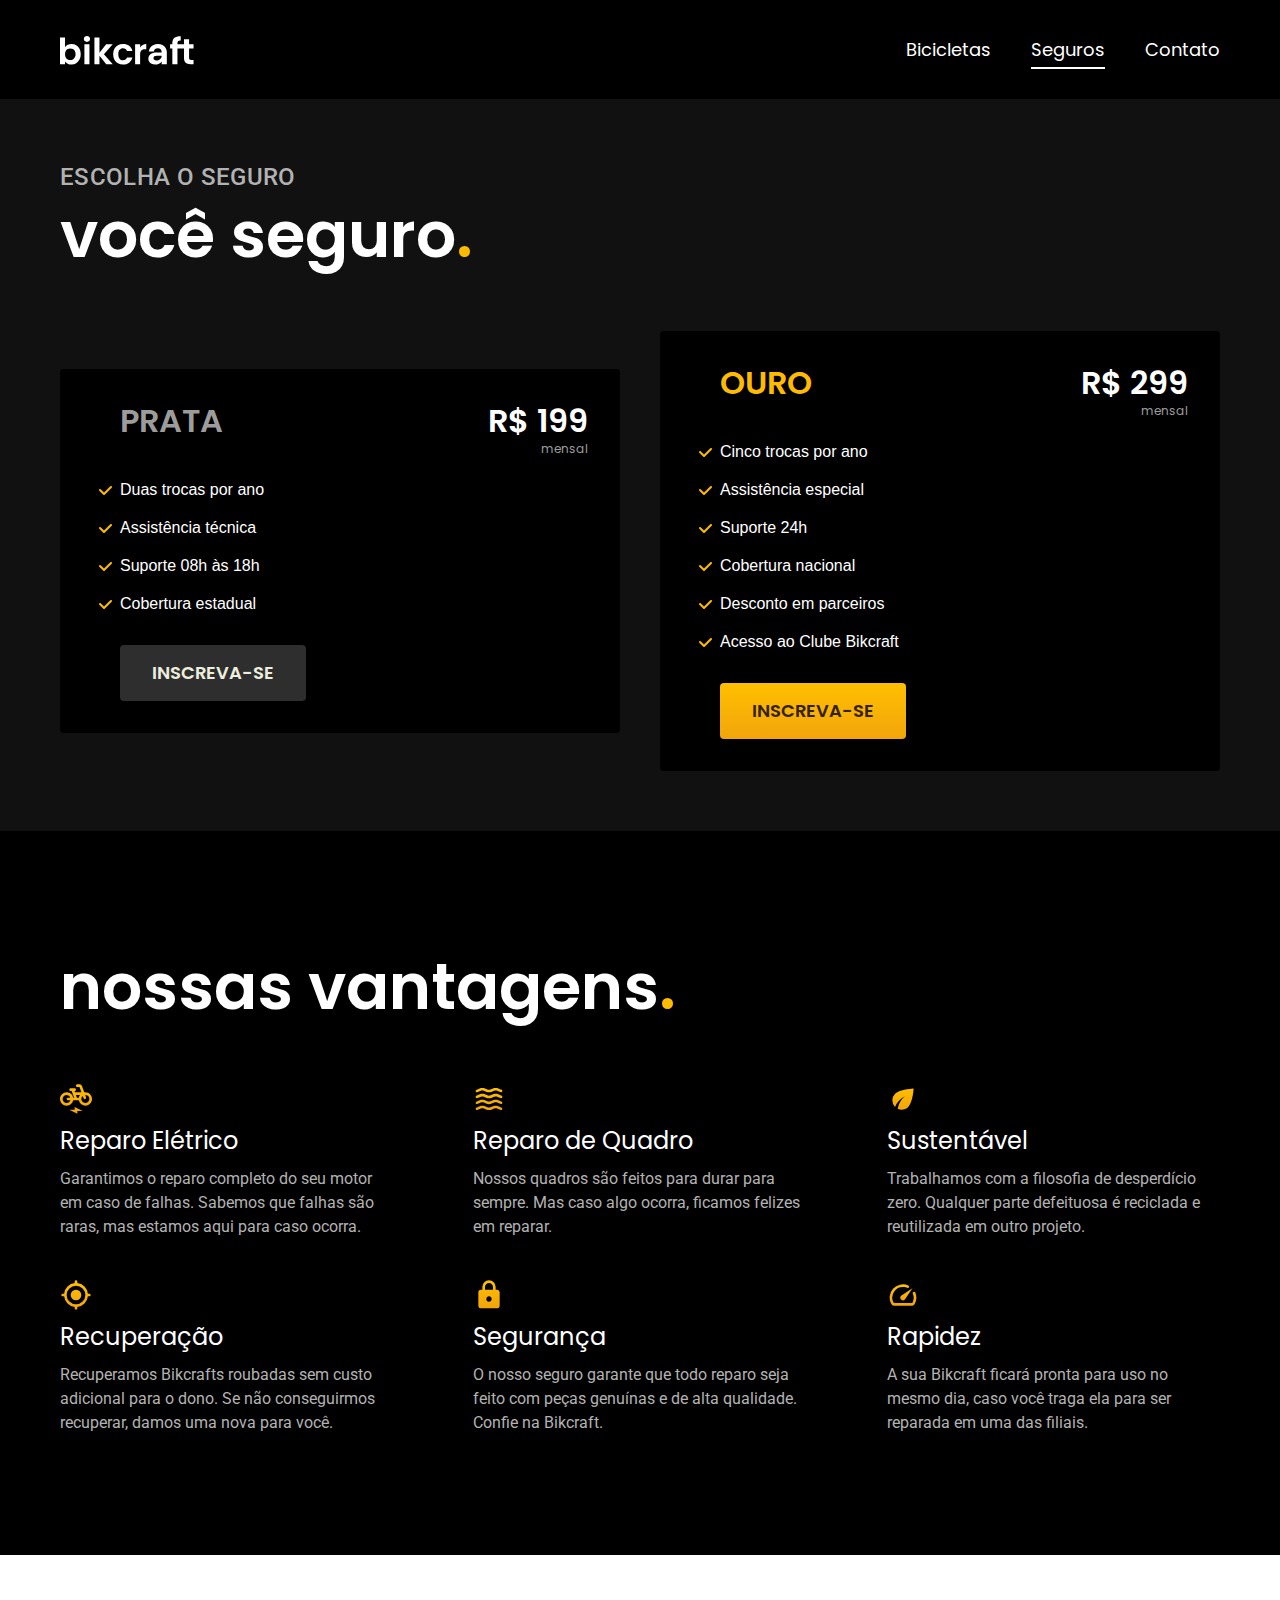
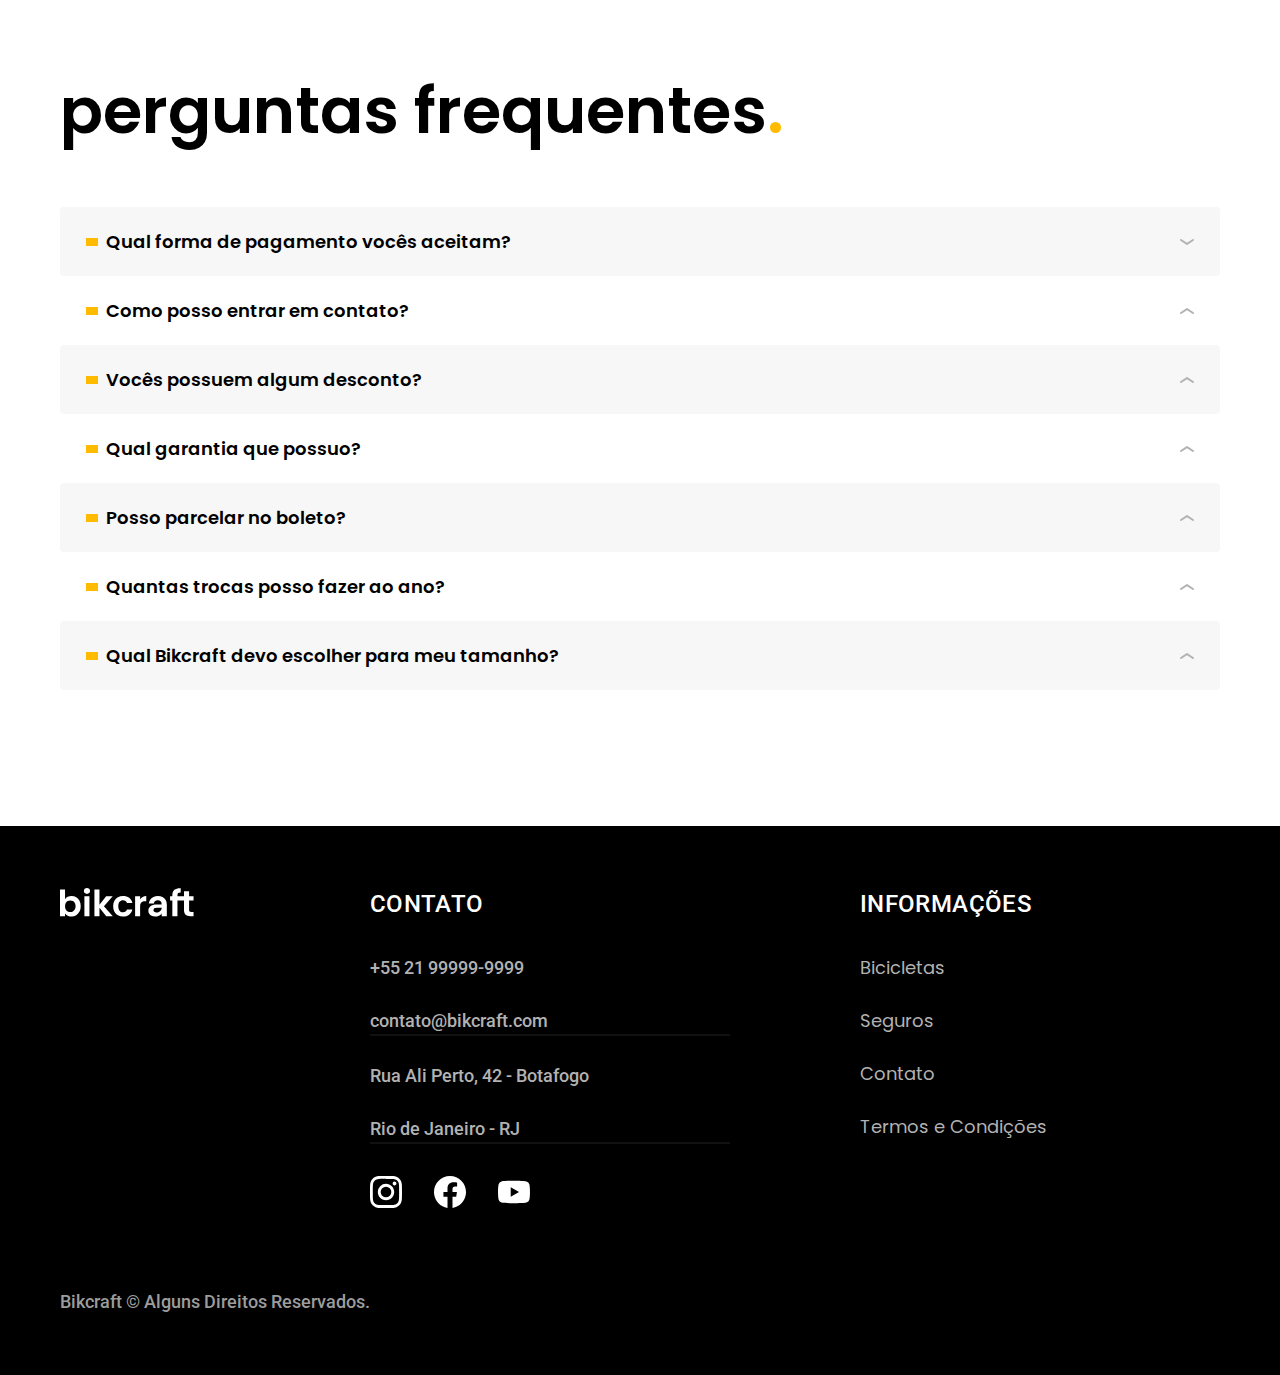
<file: seguros.html>
<!DOCTYPE html>
<html lang="pt-br">

<head>
  <meta charset="UTF-8">
  <meta name="viewport" content="width=device-width, initial-scale=1.0">
  <meta name="description" content="Página de seguros para sua bicicleta bikcraft.">
  <title>Seguros | Bikcraft</title>
  <link rel="stylesheet" href="./favicon.svg" as="style">
  <link rel="icon" href="./favicon.svg" type="image/svg+xml" as="style">
  <link rel="prereload" href="./css/style.min.css" as="style">
  <link rel="stylesheet" href="./css/style.min.css">
  <link rel="preconnect" href="https://fonts.googleapis.com">
  <link rel="preconnect" href="https://fonts.gstatic.com" crossorigin>
  <link href="https://fonts.googleapis.com/css2?family=Poppins&family=Roboto:ital,wght@400;500&display=swap" rel="stylesheet">
  <link rel="preconnect" href="https://fonts.googleapis.com">
  <link rel="preconnect" href="https://fonts.gstatic.com" crossorigin>
  <link rel="preconnect" href="https://fonts.googleapis.com">
  <link rel="preconnect" href="https://fonts.gstatic.com" crossorigin>
  <link href="https://fonts.googleapis.com/css2?family=Merriweather:ital,wght@0,300;0,400;0,700;0,900;1,300;1,400;1,700;1,900&display=swap" rel="stylesheet">
  <script>document.documentElement.classList.add('js')</script>
</head>

<body id="seguros">
  <header class="header-bg">
    <div class="header container">
      <a href="./"><img src="./img/bikcraft.svg" width="136" height="32" alt="bikcraft"></a>
      <nav aria-label="primaria"></nav>
      <ul class="header-menu font-1-m cor-0">
        <li><a href="./bicicletas.html">Bicicletas</a></li>
        <li><a href="./seguros.html">Seguros</a></li>
        <li><a href="/contato.html">Contato</a></li>
      </ul>
    </div>
  </header>

  <main class="seguros-bg">
    <div class="titulo-bg">
      <div class="titulo container">
        <p class="font-2-l-b cor-5">escolha o seguro</p>
        <h1 class="font-1-xxl cor-0">você seguro<span class="cor-p1">.</span></h1>
      </div>
    </div>
    <div class="seguros container">
      <div class="seguros-item fadeInLeft" data-anime="200">
        <h3 class="font-1-xl cor-6">PRATA</h3>
        <span class="font-1-xl cor-0">R$ 199 <span class="font-1-xs cor-6">mensal</span></span>
        <ul class="font-2m cor-0">
          <li>Duas trocas por ano </li>
          <li>Assistência técnica</li>
          <li>Suporte 08h às 18h</li>
          <li>Cobertura estadual</li>
        </ul>
        <a class="botao secundario" href="./orcamento.html?tipo=seguro&produto=prata">Inscreva-se</a>
      </div>

      <div class="seguros-item fadeInRight" data-anime="200">
        <h3 class="font-1-xl cor-p1">OURO</h3>
        <span class="font-1-xl cor-0">R$ 299 <span class="font-1-xs cor-6">mensal</span></span>
        <ul class="font-2m cor-0">
          <li>Cinco trocas por ano </li>
          <li>Assistência especial</li>
          <li>Suporte 24h</li>
          <li>Cobertura nacional</li>
          <li>Desconto em parceiros</li>
          <li>Acesso ao Clube Bikcraft</li>
        </ul>
        <a class="botao" href="./orcamento.html?tipo=seguro&produto=ouro">Inscreva-se</a>
      </div>
    </div>
  </main>

  <article class="vantagens-bg">
    <div class="vantagens container ">
      <h2 class="font-1-xxl cor-0">nossas vantagens<span class="cor-p1">.</span></h2>
      <ul class="font-2-s cor-5">
        <li>
          <img src="./img/icones/eletrica.svg" width="32" height="32" alt="">
          <h3 class="font-1-l cor-0">Reparo Elétrico</h3>
          <p>Garantimos o reparo completo do seu motor em caso de falhas. Sabemos que falhas são raras, mas estamos aqui para caso ocorra.</p>
        </li>
        <li>
          <img src="./img/icones/carbono.svg" width="32" height="32" alt="">
          <h3 class="font-1-l cor-0">Reparo de Quadro</h3>
          <p>Nossos quadros são feitos para durar para sempre. Mas caso algo ocorra, ficamos felizes em reparar.</p>
        </li>
        <li>
          <img src="./img/icones/sustentavel.svg" width="32" height="32" alt="">
          <h3 class="font-1-l cor-0">Sustentável</h3>
          <p>Trabalhamos com a filosofia de desperdício zero. Qualquer parte defeituosa é reciclada e reutilizada em outro projeto.</p>
        </li>
        <li>
          <img src="./img/icones/rastreador.svg" width="32" height="32" alt="">
          <h3 class="font-1-l cor-0">Recuperação</h3>
          <p>Recuperamos Bikcrafts roubadas sem custo adicional para o dono. Se não conseguirmos recuperar, damos uma nova para você.</p>
        </li>
        <li>
          <img src="./img/icones/seguro.svg" width="32" height="32" alt="">
          <h3 class="font-1-l cor-0">Segurança</h3>
          <p>O nosso seguro garante que todo reparo seja feito com peças genuínas e de alta qualidade. Confie na Bikcraft.</p>
        </li>
        <li>
          <img src="./img/icones/velocidade.svg" width="32" height="32" alt="">
          <h3 class="font-1-l cor-0">Rapidez</h3>
          <p>A sua Bikcraft ficará pronta para uso no mesmo dia, caso você traga ela para ser reparada em uma das filiais.</p>
        </li>
      </ul>
    </div>
  </article>

  <article class="perguntas container">
    <h2 class="font-1-xxl">perguntas frequentes<span class="cor-p1">.</span></h2>

    <dl>
      <div>
        <dt><button class="font-1-m-b" aria-controls="pergunta1" aria-expanded="true">Qual forma de pagamento vocês aceitam?</button></dt>
        <dd class="font-2-s cor-9" id="pergunta1">Aceitamos cartões de crédito com as bandeiras: Visa, Mastercard, ELO e American Express . Para pagamentos à vista aceitamos Pix e Boleto através do PagSeguro.</dd>
      </div>
      <div>
        <dt><button class="font-1-m-b" aria-controls="pergunta2" aria-expanded="false">Como posso entrar em contato?</button></dt>
        <dd class="font-2-s cor-9" id="pergunta2">Aceitamos cartões de crédito com as bandeiras: Visa, Mastercard, ELO e American Express . Para pagamentos à vista aceitamos Pix e Boleto através do PagSeguro.</dd>
      </div>
      <div>
        <dt><button class="font-1-m-b" aria-controls="pergunta3" aria-expanded="false">Vocês possuem algum desconto?</button></dt>
        <dd class="font-2-s cor-9" id="pergunta3">Aceitamos cartões de crédito com as bandeiras: Visa, Mastercard, ELO e American Express . Para pagamentos à vista aceitamos Pix e Boleto através do PagSeguro.</dd>
      </div>
      <div>
        <dt><button class="font-1-m-b" aria-controls="pergunta4" aria-expanded="false">Qual garantia que possuo?</button></dt>
        <dd class="font-2-s cor-9" id="pergunta4">Aceitamos cartões de crédito com as bandeiras: Visa, Mastercard, ELO e American Express . Para pagamentos à vista aceitamos Pix e Boleto através do PagSeguro.</dd>
      </div>
      <div>
        <dt><button class="font-1-m-b" aria-controls="pergunta5" aria-expanded="false">Posso parcelar no boleto?</button></dt>
        <dd class="font-2-s cor-9" id="pergunta5">Aceitamos cartões de crédito com as bandeiras: Visa, Mastercard, ELO e American Express . Para pagamentos à vista aceitamos Pix e Boleto através do PagSeguro.</dd>
      </div>
      <div>
        <dt><button class="font-1-m-b" aria-controls="pergunta6" aria-expanded="false">Quantas trocas posso fazer ao ano?</button></dt>
        <dd class="font-2-s cor-9" id="pergunta6">Aceitamos cartões de crédito com as bandeiras: Visa, Mastercard, ELO e American Express . Para pagamentos à vista aceitamos Pix e Boleto através do PagSeguro.</dd>
      </div>
      <div>
        <dt><button class="font-1-m-b" aria-controls="pergunta7" aria-expanded="false">Qual Bikcraft devo escolher para meu tamanho?</button></dt>
        <dd class="font-2-s cor-9" id="pergunta7">Aceitamos cartões de crédito com as bandeiras: Visa, Mastercard, ELO e American Express . Para pagamentos à vista aceitamos Pix e Boleto através do PagSeguro.</dd>
      </div>
    </dl>
  </article>

  <footer class="footer-bg">
    <div class="footer container">
      <a href="./"><img src="./img/bikcraft.svg" width="136" height="32" alt=""></a>
      <div class="footer-contato">
        <h2 class="font-2-l-b cor-0">contato</h2>
        <ul class="font-2-m cor-5">
          <li><a href="tel:.5521999999999">+55 21 99999-9999</a></li>
          <li><a href="mailto:contato@bikcraft.com">contato@bikcraft.com</a></li>
          <li>Rua Ali Perto, 42 - Botafogo</li>
          <li>Rio de Janeiro - RJ</li>
        </ul>
        <div class="footer-redes">
          <a href="./"><img src="./img/redes/instagram.svg" width="32" height="32" alt="Icone instagram"></a>
          <a href="./"><img src="./img/redes/facebook.svg" width="32" height="32" alt="Icone facebook"></a>
          <a href="./"><img src="./img/redes/youtube.svg" width="32" height="32" alt="Icone youtube"></a>
        </div>
      </div>
      <div class="footer-informacoes">
        <h2 class="font-2-l-b cor-0">Informações</h2>
        <nav>
          <ul class="font-1-m cor-5">
            <li><a href="./bicicletas.html">Bicicletas</a></li>
            <li><a href="./seguros.html">Seguros</a></li>
            <li><a href="./contato.html">Contato</a></li>
            <li><a href="./termos.html">Termos e Condições</a></li>
          </ul>
        </nav>
      </div>
      <p class="footer-copy font-2-m cor-6">Bikcraft © Alguns Direitos Reservados.</span>
    </div>
    </div>
  </footer>
  <script src="./js/plugins/simple-anime.js"></script>
  <script src="./js/script.js"></script>
</body>

</html>
</file>
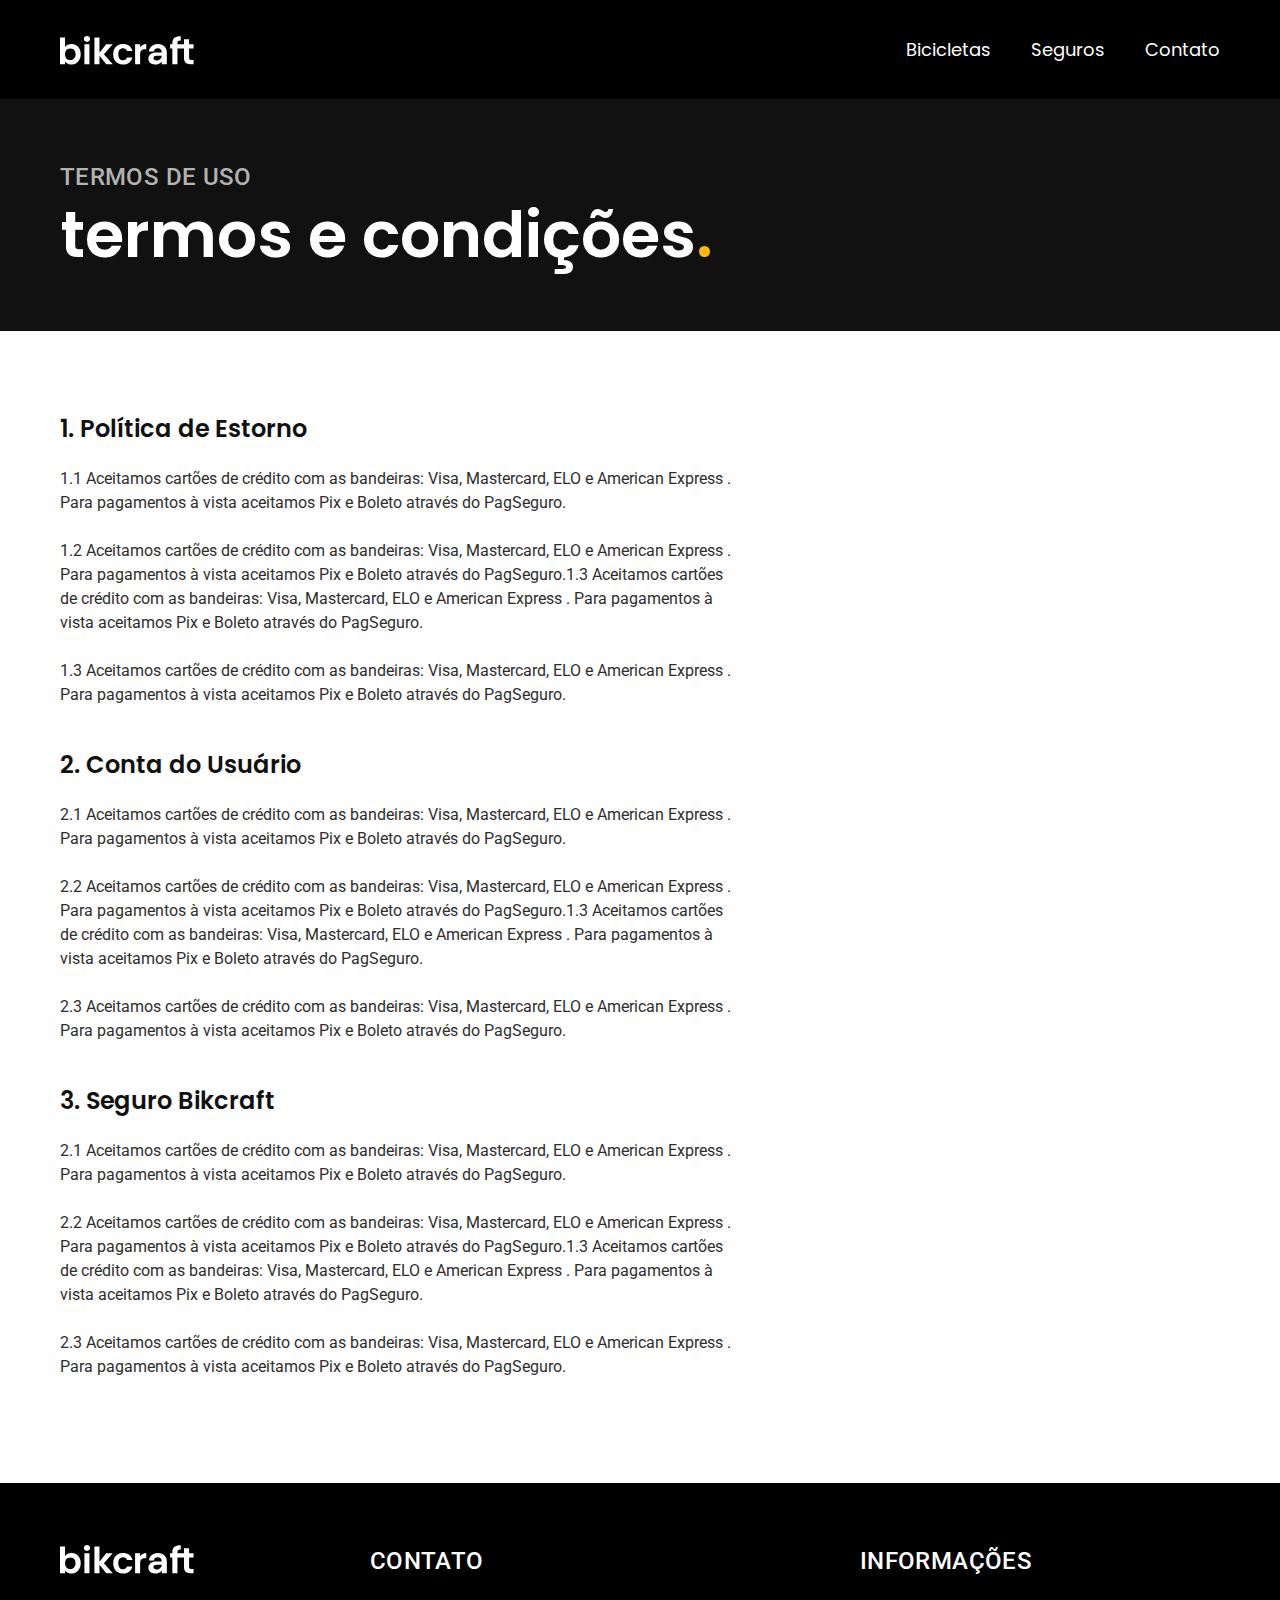
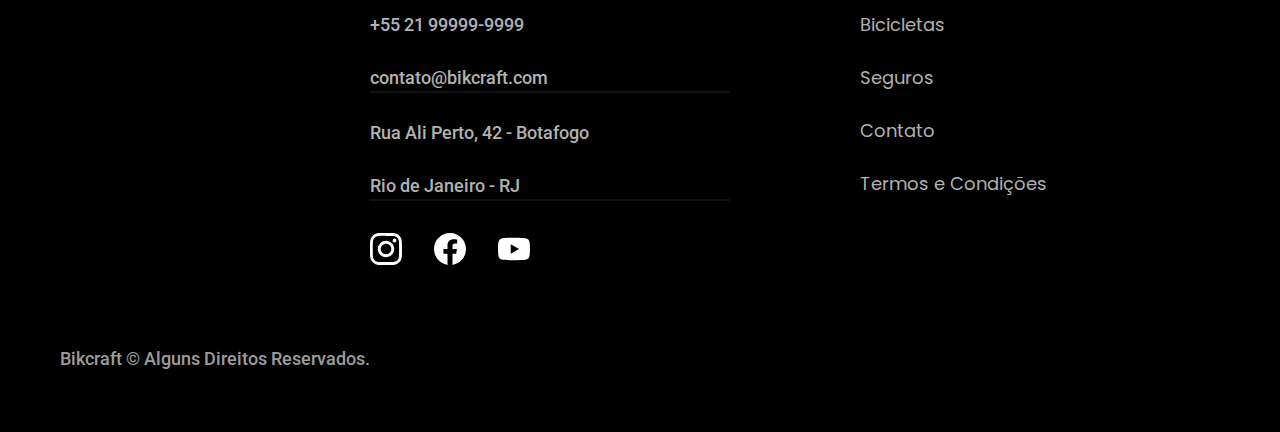
<file: termos.html>
<!DOCTYPE html>
<html lang="pt-br">

<head>
  <meta charset="UTF-8">
  <meta name="viewport" content="width=device-width, initial-scale=1.0">
  <meta name="description" content="Página de termos e condições do site bikcraft.">
  <title>Termos e Condições | Bikcraft</title>
  <link rel="icon" href="./favicon.svg" type="image/svg+xml" as="style">
  <link rel="prereload" href="./css/style.min.css" as="style">
  <link rel="stylesheet" href="./css/style.min.css">
  <link rel="preconnect" href="https://fonts.googleapis.com">
  <link rel="preconnect" href="https://fonts.gstatic.com" crossorigin>
  <link href="https://fonts.googleapis.com/css2?family=Poppins&family=Roboto:ital,wght@400;500&display=swap" rel="stylesheet">
  <link rel="preconnect" href="https://fonts.googleapis.com">
  <link rel="preconnect" href="https://fonts.gstatic.com" crossorigin>
  <link rel="preconnect" href="https://fonts.googleapis.com">
  <link rel="preconnect" href="https://fonts.gstatic.com" crossorigin>
  <link href="https://fonts.googleapis.com/css2?family=Merriweather:ital,wght@0,300;0,400;0,700;0,900;1,300;1,400;1,700;1,900&display=swap" rel="stylesheet">
  <script>document.documentElement.classList.add('js')</script>
</head>

<body id="termos">
  <header class="header-bg">
    <div class="header container">
      <a href="./"><img src="./img/bikcraft.svg" width="136" height="32" alt="bikcraft"></a>
      <nav aria-label="primaria"></nav>
      <ul class="header-menu font-1-m cor-0">
        <li><a href="./bicicletas.html">Bicicletas</a></li>
        <li><a href="./seguros.html">Seguros</a></li>
        <li><a href="/contato.html">Contato</a></li>
      </ul>
    </div>
  </header>

  <main>
    <div class="titulo-bg">
      <div class="titulo container">
        <p class="font-2-l-b cor-5">Termos de uso</p>
        <h1 class="font-1-xxl cor-0">termos e condições<span class="cor-p1">.</span></h1>
      </div>
    </div>

    <div class="termos container font-2-s cor-10">
      <h2 class="font-1-l cor-11">1. Política de Estorno</h2>
      <p>1.1 Aceitamos cartões de crédito com as bandeiras: Visa, Mastercard, ELO e American Express . Para pagamentos à vista aceitamos Pix e Boleto através do PagSeguro.
      <p>1.2 Aceitamos cartões de crédito com as bandeiras: Visa, Mastercard, ELO e American Express . Para pagamentos à vista aceitamos Pix e Boleto através do PagSeguro.1.3 Aceitamos cartões de crédito com as bandeiras: Visa, Mastercard, ELO e American Express . Para pagamentos à vista aceitamos Pix e Boleto através do PagSeguro.</p>
      <p>1.3 Aceitamos cartões de crédito com as bandeiras: Visa, Mastercard, ELO e American Express . Para pagamentos à vista aceitamos Pix e Boleto através do PagSeguro.</p>
      <h2 class="font-1-l cor-11">2. Conta do Usuário</h2>
      <p>2.1 Aceitamos cartões de crédito com as bandeiras: Visa, Mastercard, ELO e American Express . Para pagamentos à vista aceitamos Pix e Boleto através do PagSeguro.</p>
      <p>2.2 Aceitamos cartões de crédito com as bandeiras: Visa, Mastercard, ELO e American Express . Para pagamentos à vista aceitamos Pix e Boleto através do PagSeguro.1.3 Aceitamos cartões de crédito com as bandeiras: Visa, Mastercard, ELO e American Express . Para pagamentos à vista aceitamos Pix e Boleto através do PagSeguro.</p>
      <p>2.3 Aceitamos cartões de crédito com as bandeiras: Visa, Mastercard, ELO e American Express . Para pagamentos à vista aceitamos Pix e Boleto através do PagSeguro.</p>
      <h2 class="font-1-l cor-11">3. Seguro Bikcraft</h2>
      <p>2.1 Aceitamos cartões de crédito com as bandeiras: Visa, Mastercard, ELO e American Express . Para pagamentos à vista aceitamos Pix e Boleto através do PagSeguro.</p>
      <p>2.2 Aceitamos cartões de crédito com as bandeiras: Visa, Mastercard, ELO e American Express . Para pagamentos à vista aceitamos Pix e Boleto através do PagSeguro.1.3 Aceitamos cartões de crédito com as bandeiras: Visa, Mastercard, ELO e American Express . Para pagamentos à vista aceitamos Pix e Boleto através do PagSeguro.</p>
      <p>2.3 Aceitamos cartões de crédito com as bandeiras: Visa, Mastercard, ELO e American Express . Para pagamentos à vista aceitamos Pix e Boleto através do PagSeguro.</p>
    </div>
  </main>

  <footer class="footer-bg">
    <div class="footer container">
      <a href="./"><img src="./img/bikcraft.svg" width="136" height="32" alt=""></a>
      <div class="footer-contato">
        <h2 class="font-2-l-b cor-0">contato</h2>
        <ul class="font-2-m cor-5">
          <li><a href="tel:.5521999999999">+55 21 99999-9999</a></li>
          <li><a href="mailto:contato@bikcraft.com">contato@bikcraft.com</a></li>
          <li>Rua Ali Perto, 42 - Botafogo</li>
          <li>Rio de Janeiro - RJ</li>
        </ul>
        <div class="footer-redes">
          <a href="./"><img src="./img/redes/instagram.svg" width="32" height="32" alt="Icone instagram"></a>
          <a href="./"><img src="./img/redes/facebook.svg" width="32" height="32" alt="Icone facebook"></a>
          <a href="./"><img src="./img/redes/youtube.svg" width="32" height="32" alt="Icone youtube"></a>
        </div>
      </div>
      <div class="footer-informacoes">
        <h2 class="font-2-l-b cor-0">Informações</h2>
        <nav>
          <ul class="font-1-m cor-5">
            <li><a href="./bicicletas.html">Bicicletas</a></li>
            <li><a href="./seguros.html">Seguros</a></li>
            <li><a href="./contato.html">Contato</a></li>
            <li><a href="./termos.html">Termos e Condições</a></li>
          </ul>
        </nav>
      </div>
      <p class="footer-copy font-2-m cor-6">Bikcraft © Alguns Direitos Reservados.</span>
    </div>
    </div>
  </footer>
  <script src="./js/script.js"></script>
</body>

</html>
</file>
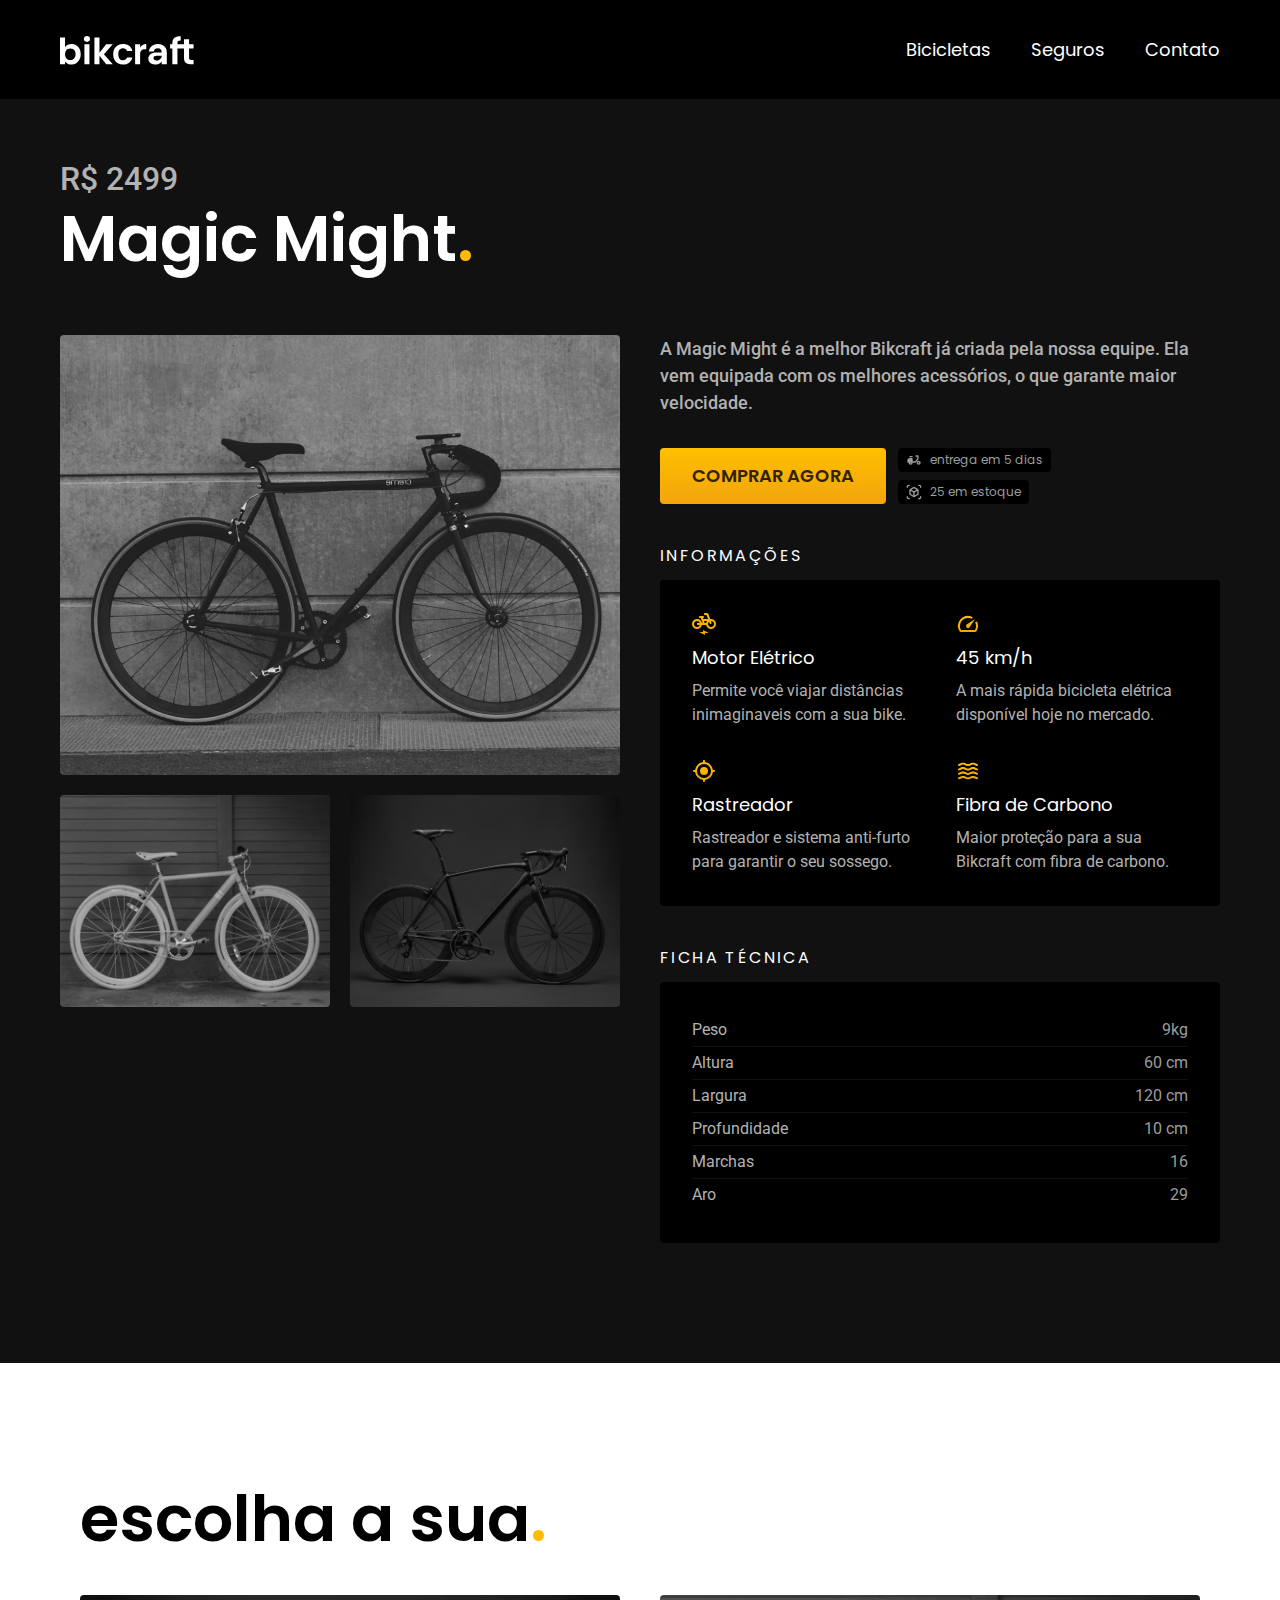
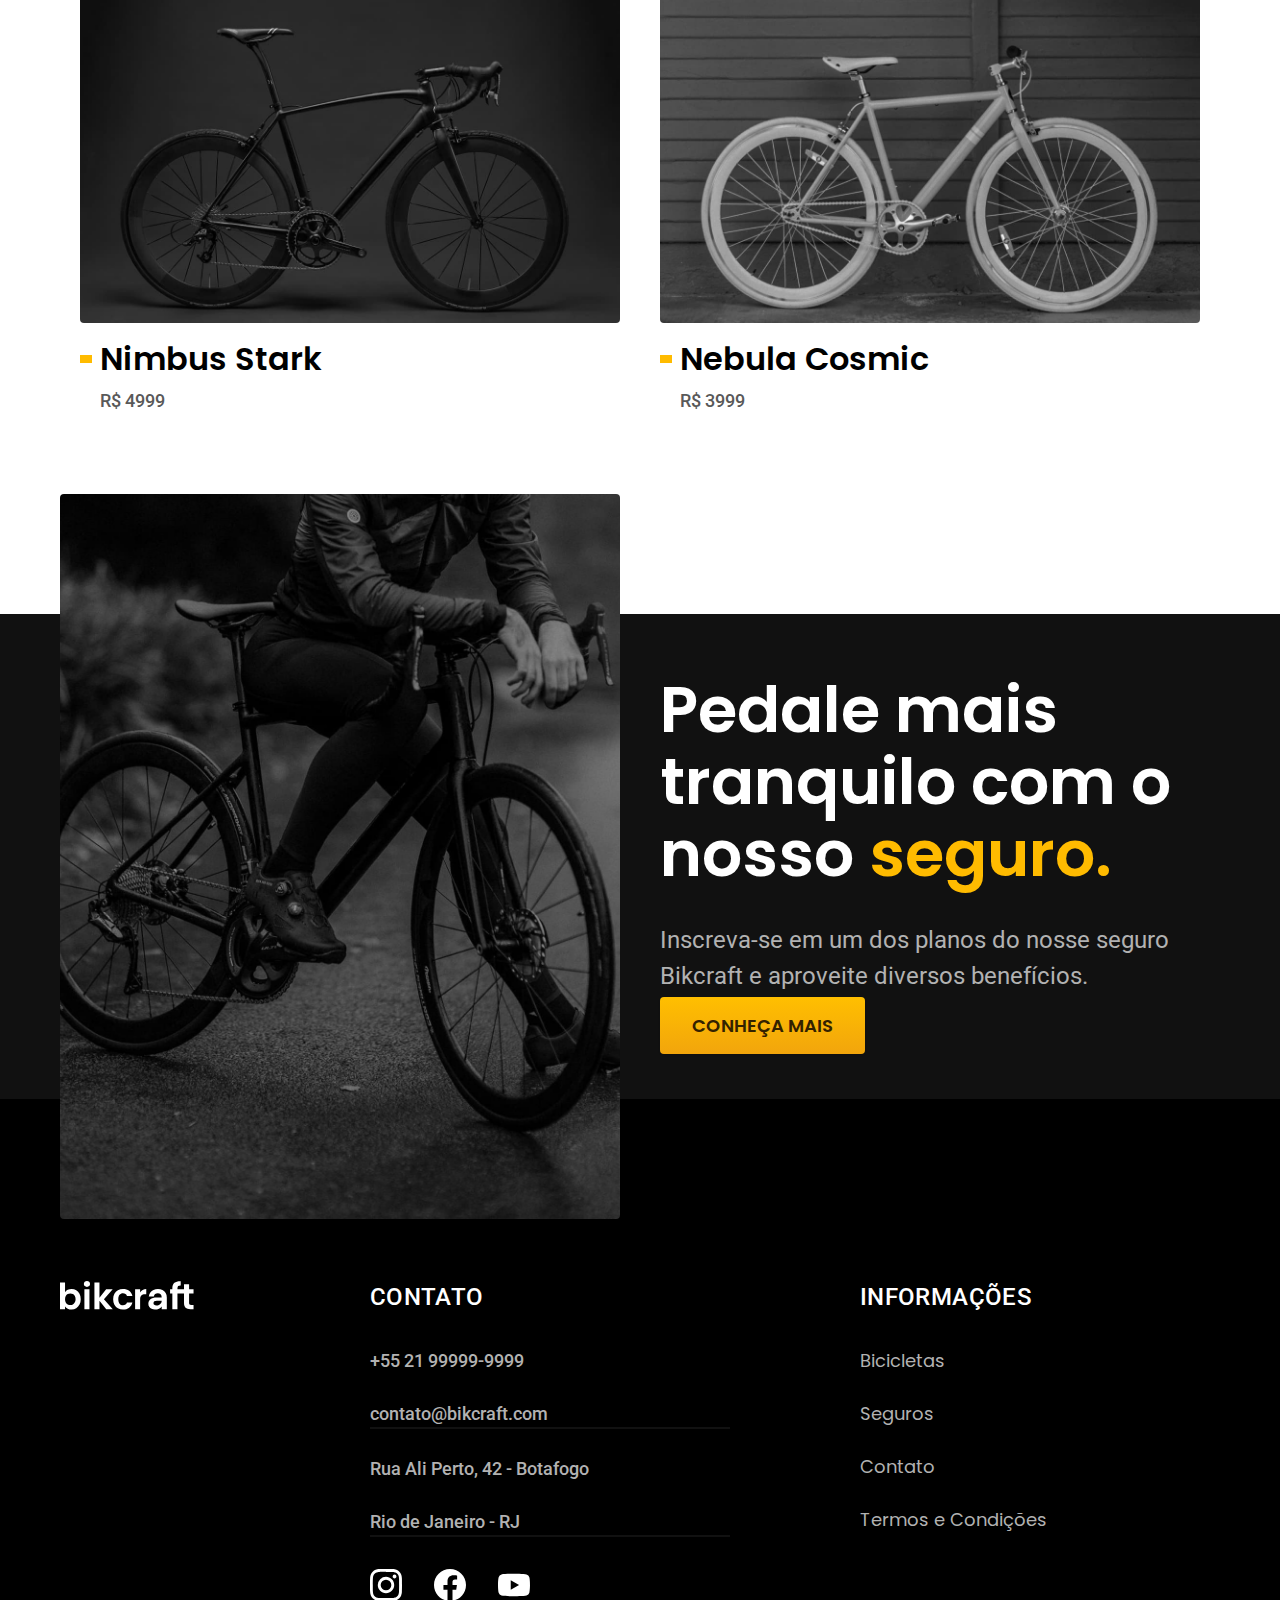
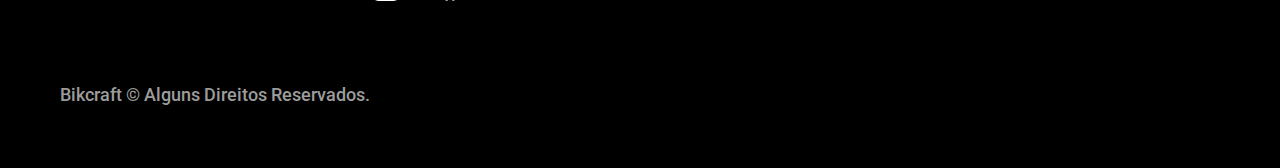
<file: bicicletas/magic.html>
<!DOCTYPE html>
<html lang="pt-br">

<head>
  <meta charset="UTF-8">
  <meta name="viewport" content="width=device-width, initial-scale=1.0">
  <meta name="description" content="Página da bicicleta Magic Might.">
  <title>Magic Might | Bikcraft</title>
  <link rel="icon" href="./favicon.svg" type="image/svg+xml" as="style">
  <link rel="prereload" href="../css/style.min.css" as="style">
  <link rel="stylesheet" href="../css/style.min.css">
  <link rel="preconnect" href="https://fonts.googleapis.com">
  <link rel="preconnect" href="https://fonts.gstatic.com" crossorigin>
  <link href="https://fonts.googleapis.com/css2?family=Poppins&family=Roboto:ital,wght@400;500&display=swap" rel="stylesheet">
  <link rel="preconnect" href="https://fonts.googleapis.com">
  <link rel="preconnect" href="https://fonts.gstatic.com" crossorigin>
  <link rel="preconnect" href="https://fonts.googleapis.com">
  <link rel="preconnect" href="https://fonts.gstatic.com" crossorigin>
  <link href="https://fonts.googleapis.com/css2?family=Merriweather:ital,wght@0,300;0,400;0,700;0,900;1,300;1,400;1,700;1,900&display=swap" rel="stylesheet">
  <script>document.documentElement.classList.add('js')</script>
</head>

<body id="bicicleta">
  <header class="header-bg">
    <div class="header container">
      <a href="../"><img src="../img/bikcraft.svg" width="136" height="32" alt="bikcraft"></a>
      <nav aria-label="primaria"></nav>
      <ul class="header-menu font-1-m cor-0">
        <li><a href="../bicicletas.html">Bicicletas</a></li>
        <li><a href="../seguros.html">Seguros</a></li>
        <li><a href="../contato.html">Contato</a></li>
      </ul>
    </div>
  </header>

  <main class="titulo-bg " id="magic">
    <div>
      <div class="titulo container">
        <p class="font-2-xl cor-5">R$ 2499</p>
        <h1 class="font-1-xxl cor-0">Magic Might<span class="cor-p1">.</span></h1>
      </div>
    </div>

    <div class="bicicleta container">
      <div class="bicicleta-imagens">
        <img src="../img/bicicleta/nimbus2.jpg" width="1120" height="880" alt="bicicleta preta elétrica">
        <img src="../img/bicicleta/nimbus3.jpg" width="1120" height="880" alt="bicicleta elétrica branca">
        <img src="../img/bicicleta/nimbus1.jpg" width="1120" height="880" alt="bicicleta elétrica preta">
      </div>

      <div class="bicicleta-conteudo">
        <p class="font-2-m cor-5">A Magic Might é a melhor Bikcraft já criada pela nossa equipe. Ela vem equipada com os melhores acessórios, o que garante maior velocidade.</p>
        <div class="bicicleta-comprar">
          <a href="../orcamento.html?tipo=bikcraft&produto=magic" class="botao">comprar agora</a>
          <span class="font-1-xs cor-6"><img src="../img/icones/entrega.svg" width="16" height="16" alt="">entrega em 5 dias</span>
          <span class="font-1-xs cor-6"><img src="../img/icones/estoque.svg" width="16" height="16" alt="">25 em estoque</span>
        </div>

        <h2 class="font-1-s cor-0">Informações</h2>
        <ul class="bicicleta-informacao">
          <li>
            <img src="../img/icones/eletrica.svg" width="32" height="32" alt="">
            <h3 class="font-1-m cor-0">Motor Elétrico</h3>
            <p class="font-2-s cor-5">Permite você viajar distâncias inimaginaveis com a sua bike.</p>
          </li>
          <li>
            <img src="../img/icones/velocidade.svg" width="32" height="32" alt="">
            <h3 class="font-1-m cor-0">45 km/h</h3>
            <p class="font-2-s cor-5">A mais rápida bicicleta elétrica disponível hoje no mercado.</p>
          </li>
          <li>
            <img src="../img/icones/rastreador.svg" width="32" height="32" alt="">
            <h3 class="font-1-m cor-0">Rastreador</h3>
            <p class="font-2-s cor-5">Rastreador e sistema anti-furto para garantir o seu sossego.</p>
          </li>
          <li>
            <img src="../img/icones/carbono.svg" width="32" height="32" alt="">
            <h3 class="font-1-m cor-0">Fibra de Carbono</h3>
            <p class="font-2-s cor-5">Maior proteção para a sua Bikcraft com fibra de carbono.</p>
          </li>
        </ul>
        <h2 class="font-1-s cor-0">Ficha Técnica</h2>
        <ul class="bicicleta-ficha font-2-s cor-5">
          <li>Peso <span>9kg</span></li>
          <li>Altura <span>60 cm</span></li>
          <li>Largura <span>120 cm</span></li>
          <li>Profundidade <span>10 cm</span></li>
          <li>Marchas <span>16</span></li>
          <li>Aro <span>29</span></li>
        </ul>
      </div>
    </div>
  </main>

  <article class="bicicletas-lista container">
    <h2 class="font-1-xxl container">escolha a sua<span class="cor-p1">.</span></h2>
    <ul>
      <li>
        <a href="./nimbus.html">
          <img src="../img/bicicletas/nimbus.jpg" width="1120" height="680" alt="Bicicleta preta">
          <h3 class="font-1-xl">Nimbus Stark</h3>
          <span class="font-2-m cor-8">R$ 4999</span>
        </a>
      </li>
      <li>
        <a href="./nebula.html">
          <img src="../img/bicicletas/nebula.jpg" width="1120" height="680" alt="Bicicleta preta">
          <h3 class="font-1-xl">Nebula Cosmic</h3>
          <span class="font-2-m cor-8">R$ 3999</span>
        </a>
      </li>
    </ul>
  </article>

  <article class="seguro-bg">
    <div class="seguro container">
      <div class="seguro-imagem">
        <img src="../img/fotos/seguros.jpg" width="1360" height="1512" alt="Pessoa parada em cima de uma bicicleta">
      </div>
      <div class="seguro-conteudo">
        <h2 class="font-1-xxl cor-0">Pedale mais tranquilo com o nosso <span class="cor-p1">seguro.</span></h2>
        <p class="font-2-l cor-5">Inscreva-se em um dos planos do nosse seguro Bikcraft e aproveite diversos benefícios.</p>
        <a href="../seguros.html" class="botao">conheça mais</a>
      </div>
    </div>
  </article>

  <footer class="footer-bg">
    <div class="footer container">
      <a href="../"><img src="../img/bikcraft.svg" width="136" height="32" alt=""></a>
      <div class="footer-contato">
        <h2 class="font-2-l-b cor-0">contato</h2>
        <ul class="font-2-m cor-5">
          <li><a href="tel:.5521999999999">+55 21 99999-9999</a></li>
          <li><a href="mailto:contato@bikcraft.com">contato@bikcraft.com</a></li>
          <li>Rua Ali Perto, 42 - Botafogo</li>
          <li>Rio de Janeiro - RJ</li>
        </ul>
        <div class="footer-redes">
          <a href="../"><img src="../img/redes/instagram.svg" width="32" height="32" alt="Icone instagram"></a>
          <a href="../"><img src="../img/redes/facebook.svg" width="32" height="32" alt="Icone facebook"></a>
          <a href="../"><img src="../img/redes/youtube.svg" width="32" height="32" alt="Icone youtube"></a>
        </div>
      </div>
      <div class="footer-informacoes">
        <h2 class="font-2-l-b cor-0">Informações</h2>
        <nav>
          <ul class="font-1-m cor-5">
            <li><a href="../bicicletas.html">Bicicletas</a></li>
            <li><a href="../seguros.html">Seguros</a></li>
            <li><a href="../contato.html">Contato</a></li>
            <li><a href="../termos.html">Termos e Condições</a></li>
          </ul>
        </nav>
      </div>
      <p class="footer-copy font-2-m cor-6">Bikcraft © Alguns Direitos Reservados.</span>
    </div>
    </div>
  </footer>
  <script src="../js/script.js"></script>
</body>

</html>
</file>
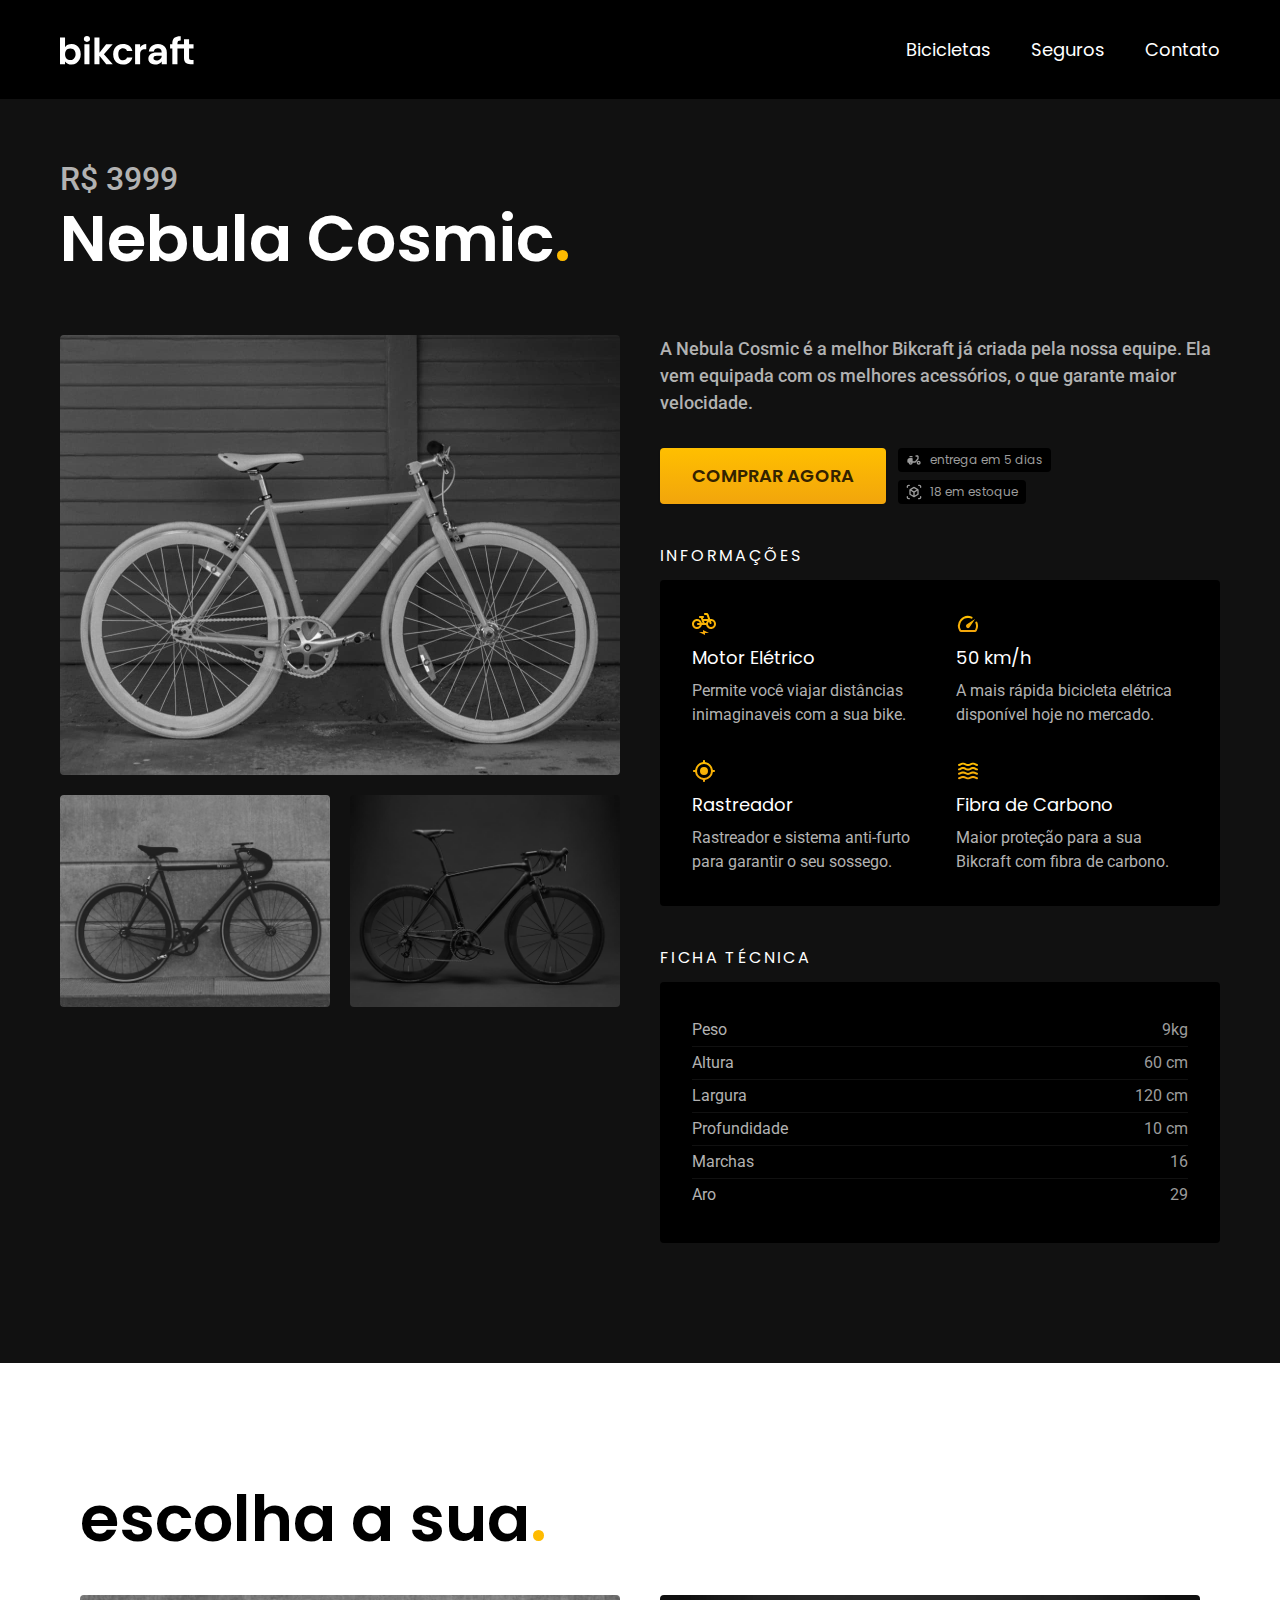
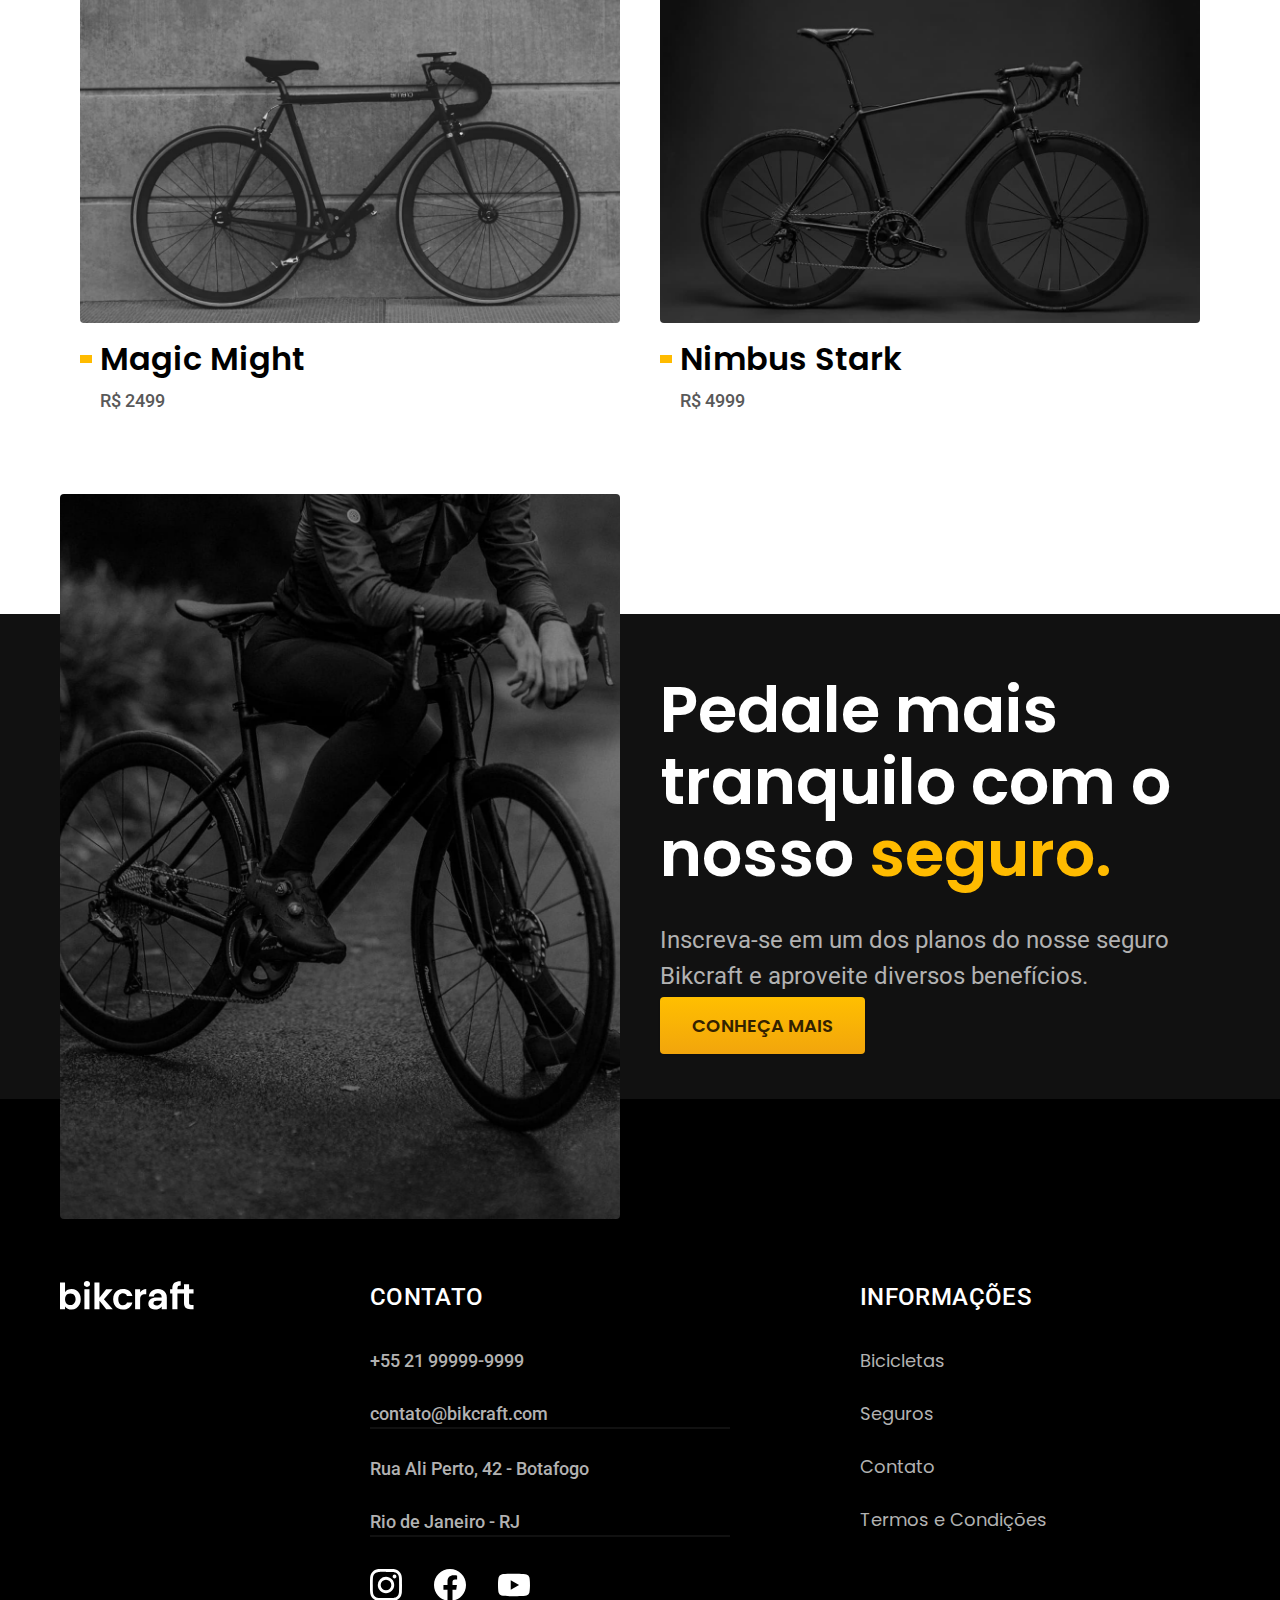
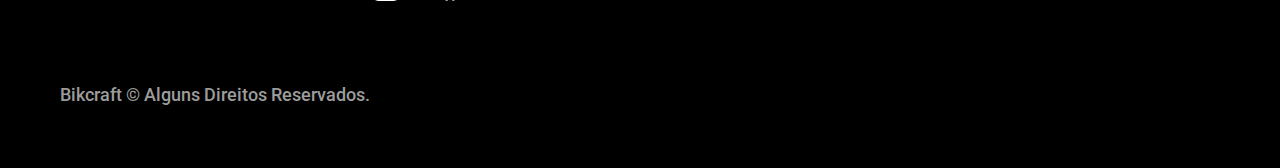
<file: bicicletas/nebula.html>
<!DOCTYPE html>
<html lang="pt-br">

<head>
  <meta charset="UTF-8">
  <meta name="viewport" content="width=device-width, initial-scale=1.0">
  <meta name="description" content="Página da bicicleta Nebula Cosmic.">
  <title>Nebula Cosmic | Bikcraft</title>
  <link rel="icon" href="./favicon.svg" type="image/svg+xml" as="style">
  <link rel="prereload" href="../css/style.min.css" as="style">
  <link rel="stylesheet" href="../css/style.min.css">
  <link rel="preconnect" href="https://fonts.googleapis.com">
  <link rel="preconnect" href="https://fonts.gstatic.com" crossorigin>
  <link href="https://fonts.googleapis.com/css2?family=Poppins&family=Roboto:ital,wght@400;500&display=swap" rel="stylesheet">
  <link rel="preconnect" href="https://fonts.googleapis.com">
  <link rel="preconnect" href="https://fonts.gstatic.com" crossorigin>
  <link rel="preconnect" href="https://fonts.googleapis.com">
  <link rel="preconnect" href="https://fonts.gstatic.com" crossorigin>
  <link href="https://fonts.googleapis.com/css2?family=Merriweather:ital,wght@0,300;0,400;0,700;0,900;1,300;1,400;1,700;1,900&display=swap" rel="stylesheet">
  <script>document.documentElement.classList.add('js')</script>
</head>

<body id="bicicleta">
  <header class="header-bg">
    <div class="header container">
      <a href="../"><img src="../img/bikcraft.svg" width="136" height="32" alt="bikcraft"></a>
      <nav aria-label="primaria"></nav>
      <ul class="header-menu font-1-m cor-0">
        <li><a href="../bicicletas.html">Bicicletas</a></li>
        <li><a href="../seguros.html">Seguros</a></li>
        <li><a href="../contato.html">Contato</a></li>
      </ul>
    </div>
  </header>

  <main class="titulo-bg " id="nebula">
    <div>
      <div class="titulo container">
        <p class="font-2-xl cor-5">R$ 3999</p>
        <h1 class="font-1-xxl cor-0">Nebula Cosmic<span class="cor-p1">.</span></h1>
      </div>
    </div>

    <div class="bicicleta container">
      <div class="bicicleta-imagens">
        <img src="../img/bicicleta/nimbus3.jpg" width="1120" height="880" alt="bicicleta branca elétrica">
        <img src="../img/bicicleta/nimbus2.jpg" width="1120" height="880" alt="bicicleta preta elétrica">
        <img src="../img/bicicleta/nimbus1.jpg" width="1120" height="880" alt="bicicleta preta elétrica">
      </div>

      <div class="bicicleta-conteudo">
        <p class="font-2-m cor-5">A Nebula Cosmic é a melhor Bikcraft já criada pela nossa equipe. Ela vem equipada com os melhores acessórios, o que garante maior velocidade.</p>
        <div class="bicicleta-comprar">
          <a href="../orcamento.html?tipo=bikcraft&produto=nebula" class="botao">comprar agora</a>
          <span class="font-1-xs cor-6"><img src="../img/icones/entrega.svg" width="16" height="16" alt="">entrega em 5 dias</span>
          <span class="font-1-xs cor-6"><img src="../img/icones/estoque.svg" width="16" height="16" alt="">18 em estoque</span>
        </div>

        <h2 class="font-1-s cor-0">Informações</h2>
        <ul class="bicicleta-informacao">
          <li>
            <img src="../img/icones/eletrica.svg" width="32" height="32" alt="">
            <h3 class="font-1-m cor-0">Motor Elétrico</h3>
            <p class="font-2-s cor-5">Permite você viajar distâncias inimaginaveis com a sua bike.</p>
          </li>
          <li>
            <img src="../img/icones/velocidade.svg" width="32" height="32" alt="">
            <h3 class="font-1-m cor-0">50 km/h</h3>
            <p class="font-2-s cor-5">A mais rápida bicicleta elétrica disponível hoje no mercado.</p>
          </li>
          <li>
            <img src="../img/icones/rastreador.svg" width="32" height="32" alt="">
            <h3 class="font-1-m cor-0">Rastreador</h3>
            <p class="font-2-s cor-5">Rastreador e sistema anti-furto para garantir o seu sossego.</p>
          </li>
          <li>
            <img src="../img/icones/carbono.svg" width="32" height="32" alt="">
            <h3 class="font-1-m cor-0">Fibra de Carbono</h3>
            <p class="font-2-s cor-5">Maior proteção para a sua Bikcraft com fibra de carbono.</p>
          </li>
        </ul>
        <h2 class="font-1-s cor-0">Ficha Técnica</h2>
        <ul class="bicicleta-ficha font-2-s cor-5">
          <li>Peso <span>9kg</span></li>
          <li>Altura <span>60 cm</span></li>
          <li>Largura <span>120 cm</span></li>
          <li>Profundidade <span>10 cm</span></li>
          <li>Marchas <span>16</span></li>
          <li>Aro <span>29</span></li>
        </ul>
      </div>
    </div>
  </main>

  <article class="bicicletas-lista container">
    <h2 class="font-1-xxl container">escolha a sua<span class="cor-p1">.</span></h2>
    <ul>
      <li>
        <a href="./magic.html">
          <img src="../img/bicicletas/magic.jpg" width="1120" height="680" alt="Bicicleta preta">
          <h3 class="font-1-xl">Magic Might</h3>
          <span class="font-2-m cor-8">R$ 2499</span>
        </a>
      </li>
      <li>
        <a href="./nimbus.html">
          <img src="../img/bicicletas/nimbus.jpg" width="1120" height="680" alt="Bicicleta preta">
          <h3 class="font-1-xl">Nimbus Stark</h3>
          <span class="font-2-m cor-8">R$ 4999</span>
        </a>
      </li>
    </ul>
  </article>

  <article class="seguro-bg">
    <div class="seguro container">
      <div class="seguro-imagem">
        <img src="../img/fotos/seguros.jpg" width="1360" height="1512" alt="Pessoa parada em cima de uma bicicleta">
      </div>
      <div class="seguro-conteudo">
        <h2 class="font-1-xxl cor-0">Pedale mais tranquilo com o nosso <span class="cor-p1">seguro.</span></h2>
        <p class="font-2-l cor-5">Inscreva-se em um dos planos do nosse seguro Bikcraft e aproveite diversos benefícios.</p>
        <a href="../seguros.html" class="botao">conheça mais</a>
      </div>
    </div>
  </article>

  <footer class="footer-bg">
    <div class="footer container">
      <a href="../"><img src="../img/bikcraft.svg" width="136" height="32" alt=""></a>
      <div class="footer-contato">
        <h2 class="font-2-l-b cor-0">contato</h2>
        <ul class="font-2-m cor-5">
          <li><a href="tel:.5521999999999">+55 21 99999-9999</a></li>
          <li><a href="mailto:contato@bikcraft.com">contato@bikcraft.com</a></li>
          <li>Rua Ali Perto, 42 - Botafogo</li>
          <li>Rio de Janeiro - RJ</li>
        </ul>
        <div class="footer-redes">
          <a href="../"><img src="../img/redes/instagram.svg" width="32" height="32" alt="Icone instagram"></a>
          <a href="../"><img src="../img/redes/facebook.svg" width="32" height="32" alt="Icone facebook"></a>
          <a href="../"><img src="../img/redes/youtube.svg" width="32" height="32" alt="Icone youtube"></a>
        </div>
      </div>
      <div class="footer-informacoes">
        <h2 class="font-2-l-b cor-0">Informações</h2>
        <nav>
          <ul class="font-1-m cor-5">
            <li><a href="../bicicletas.html">Bicicletas</a></li>
            <li><a href="../seguros.html">Seguros</a></li>
            <li><a href="../contato.html">Contato</a></li>
            <li><a href="../termos.html">Termos e Condições</a></li>
          </ul>
        </nav>
      </div>
      <p class="footer-copy font-2-m cor-6">Bikcraft © Alguns Direitos Reservados.</span>
    </div>
    </div>
  </footer>
  <script src="../js/script.js"></script>
</body>

</html>
</file>
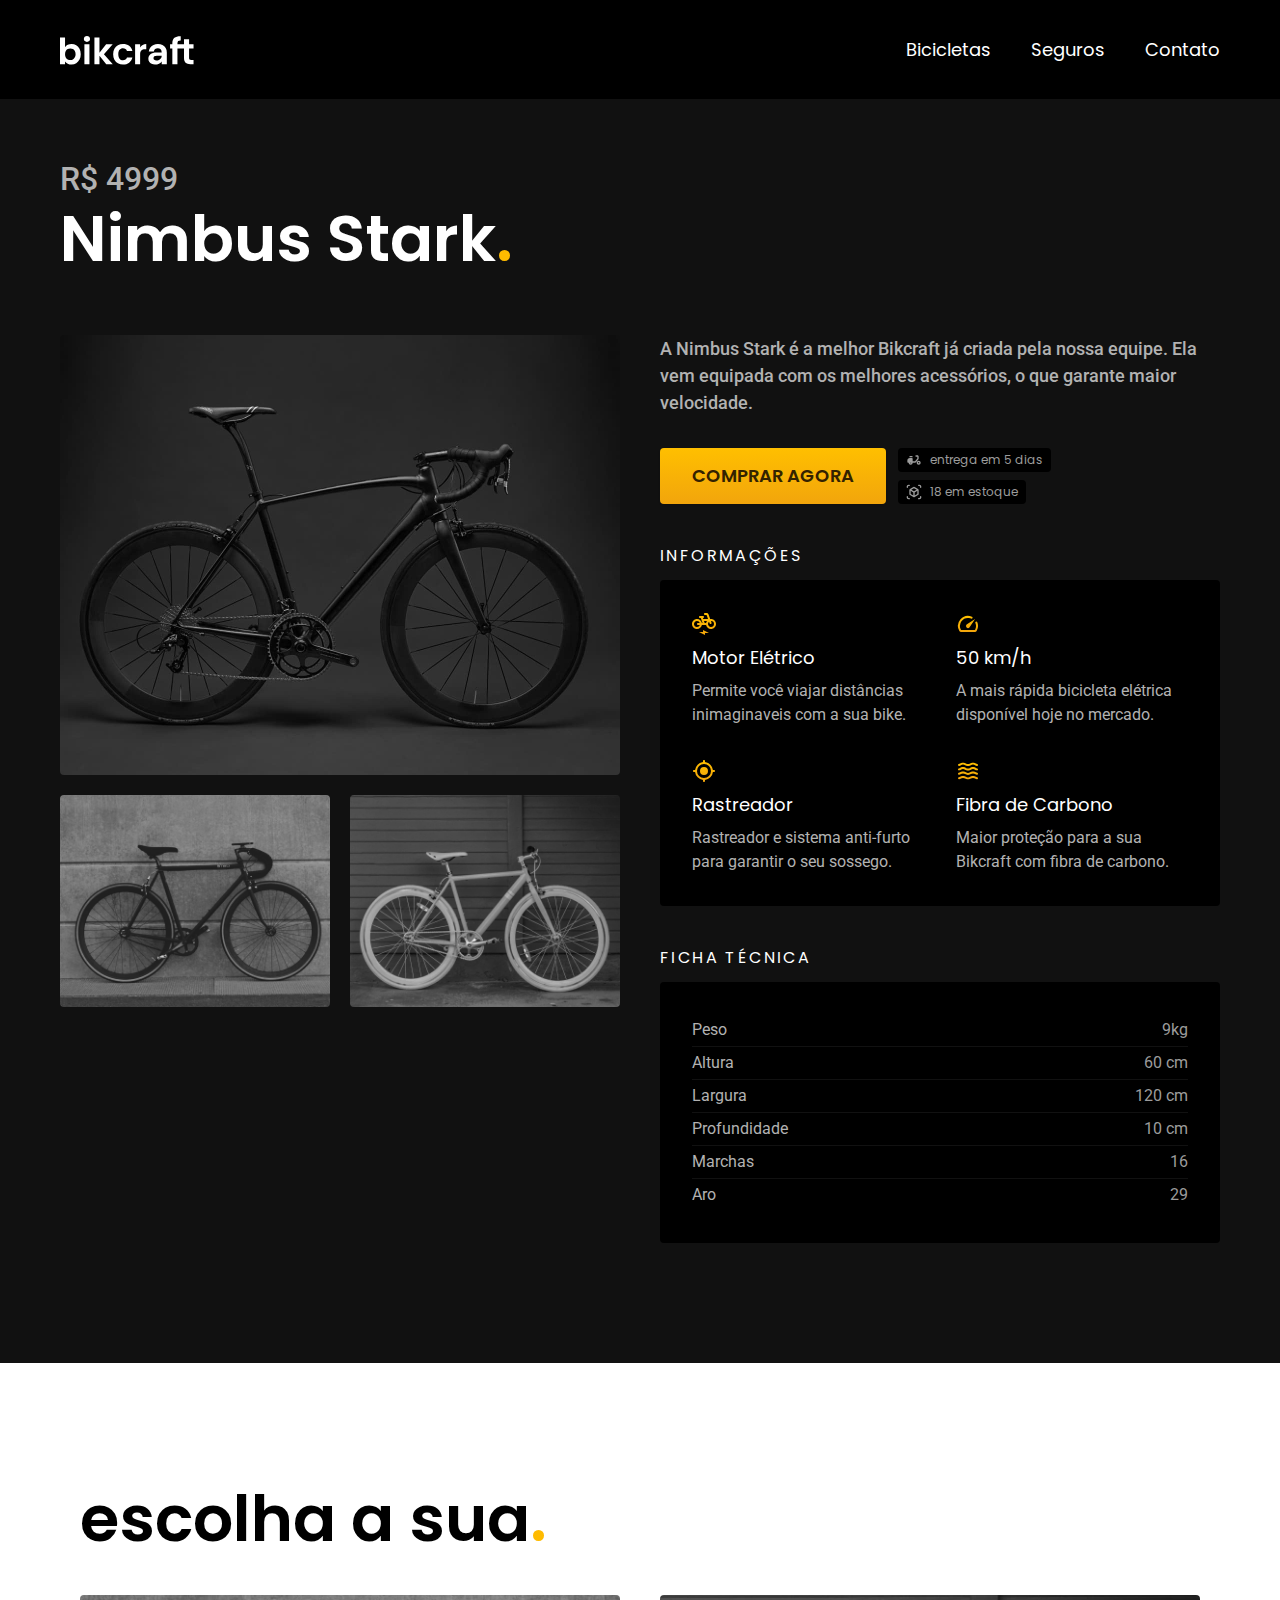
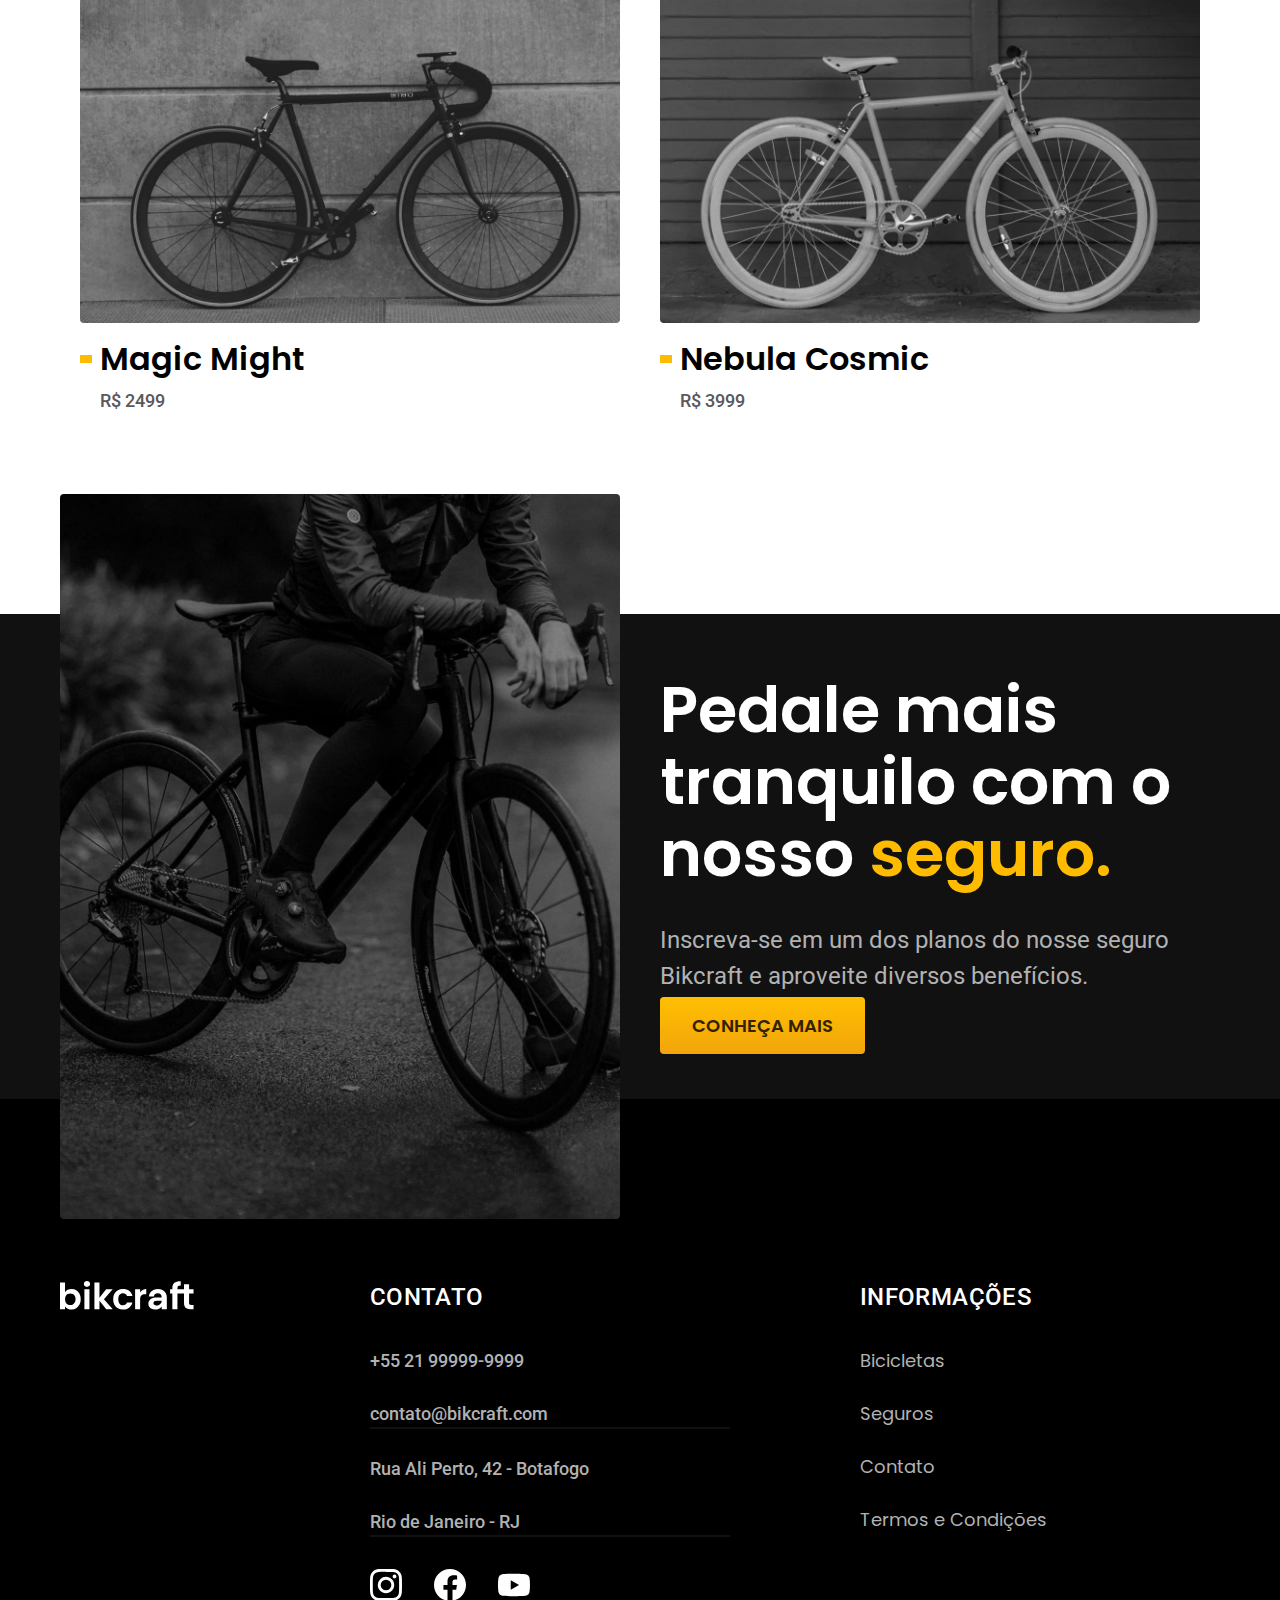
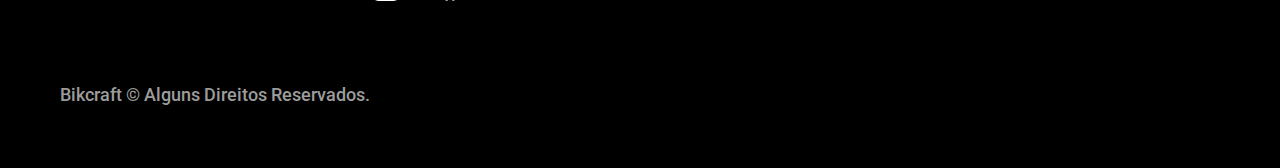
<file: bicicletas/nimbus.html>
<!DOCTYPE html>
<html lang="pt-br">

<head>
  <meta charset="UTF-8">
  <meta name="viewport" content="width=device-width, initial-scale=1.0">
  <meta name="description" content="Página da bicicleta Nimbus Stark.">
  <title>Nimbus Stark | Bikcraft</title>
  <link rel="icon" href="./favicon.svg" type="image/svg+xml" as="style">
  <link rel="prereload" href="../css/style.min.css" as="style">
  <link rel="stylesheet" href="../css/style.min.css">
  <link rel="preconnect" href="https://fonts.googleapis.com">
  <link rel="preconnect" href="https://fonts.gstatic.com" crossorigin>
  <link href="https://fonts.googleapis.com/css2?family=Poppins&family=Roboto:ital,wght@400;500&display=swap" rel="stylesheet">
  <link rel="preconnect" href="https://fonts.googleapis.com">
  <link rel="preconnect" href="https://fonts.gstatic.com" crossorigin>
  <link rel="preconnect" href="https://fonts.googleapis.com">
  <link rel="preconnect" href="https://fonts.gstatic.com" crossorigin>
  <link href="https://fonts.googleapis.com/css2?family=Merriweather:ital,wght@0,300;0,400;0,700;0,900;1,300;1,400;1,700;1,900&display=swap" rel="stylesheet">
  <script>document.documentElement.classList.add('js')</script>
</head>

<body id="bicicleta">
  <header class="header-bg">
    <div class="header container">
      <a href="../"><img src="../img/bikcraft.svg" width="136" height="32" alt="bikcraft"></a>
      <nav aria-label="primaria"></nav>
      <ul class="header-menu font-1-m cor-0">
        <li><a href="../bicicletas.html">Bicicletas</a></li>
        <li><a href="../seguros.html">Seguros</a></li>
        <li><a href="../contato.html">Contato</a></li>
      </ul>
    </div>
  </header>

  <main class="titulo-bg " id="nimbus">
    <div>
      <div class="titulo container">
        <p class="font-2-xl cor-5">R$ 4999</p>
        <h1 class="font-1-xxl cor-0">Nimbus Stark<span class="cor-p1">.</span></h1>
      </div>
    </div>

    <div class="bicicleta container">
      <div class="bicicleta-imagens">
        <img src="../img/bicicleta/nimbus1.jpg" width="1120" height="880" alt="bicicleta preta elétrica">
        <img src="../img/bicicleta/nimbus2.jpg" width="1120" height="880" alt="bicicleta preta elétrica">
        <img src="../img/bicicleta/nimbus3.jpg" width="1120" height="880" alt="bicicleta branca elétrica">
      </div>

      <div class="bicicleta-conteudo">
        <p class="font-2-m cor-5">A Nimbus Stark é a melhor Bikcraft já criada pela nossa equipe. Ela vem equipada com os melhores acessórios, o que garante maior velocidade.</p>
        <div class="bicicleta-comprar">
          <a href="../orcamento.html?tipo=bikcraft&produto=nimbus" class="botao">comprar agora</a>
          <span class="font-1-xs cor-6"><img src="../img/icones/entrega.svg" width="16" height="16" alt="">entrega em 5 dias</span>
          <span class="font-1-xs cor-6"><img src="../img/icones/estoque.svg" width="16" height="16" alt="">18 em estoque</span>
        </div>

        <h2 class="font-1-s cor-0">Informações</h2>
        <ul class="bicicleta-informacao">
          <li>
            <img src="../img/icones/eletrica.svg" width="32" height="32" alt="">
            <h3 class="font-1-m cor-0">Motor Elétrico</h3>
            <p class="font-2-s cor-5">Permite você viajar distâncias inimaginaveis com a sua bike.</p>
          </li>
          <li>
            <img src="../img/icones/velocidade.svg" width="32" height="32" alt="">
            <h3 class="font-1-m cor-0">50 km/h</h3>
            <p class="font-2-s cor-5">A mais rápida bicicleta elétrica disponível hoje no mercado.</p>
          </li>
          <li>
            <img src="../img/icones/rastreador.svg" width="32" height="32" alt="">
            <h3 class="font-1-m cor-0">Rastreador</h3>
            <p class="font-2-s cor-5">Rastreador e sistema anti-furto para garantir o seu sossego.</p>
          </li>
          <li>
            <img src="../img/icones/carbono.svg" width="32" height="32" alt="">
            <h3 class="font-1-m cor-0">Fibra de Carbono</h3>
            <p class="font-2-s cor-5">Maior proteção para a sua Bikcraft com fibra de carbono.</p>
          </li>
        </ul>
        <h2 class="font-1-s cor-0">Ficha Técnica</h2>
        <ul class="bicicleta-ficha font-2-s cor-5">
          <li>Peso <span>9kg</span></li>
          <li>Altura <span>60 cm</span></li>
          <li>Largura <span>120 cm</span></li>
          <li>Profundidade <span>10 cm</span></li>
          <li>Marchas <span>16</span></li>
          <li>Aro <span>29</span></li>
        </ul>
      </div>
    </div>
  </main>

  <article class="bicicletas-lista container">
    <h2 class="font-1-xxl container">escolha a sua<span class="cor-p1">.</span></h2>
    <ul>
      <li>
        <a href="./magic.html">
          <img src="../img/bicicletas/magic.jpg" alt="Bicicleta preta">
          <h3 class="font-1-xl">Magic Might</h3>
          <span class="font-2-m cor-8">R$ 2499</span>
        </a>
      </li>
      <li>
        <a href="./nebula.html">
          <img src="../img/bicicletas/nebula.jpg" alt="Bicicleta preta">
          <h3 class="font-1-xl">Nebula Cosmic</h3>
          <span class="font-2-m cor-8">R$ 3999</span>
        </a>
      </li>
    </ul>
  </article>

  <article class="seguro-bg">
    <div class="seguro container">
      <div class="seguro-imagem">
        <img src="../img/fotos/seguros.jpg" width="1360" height="1512" alt="Pessoa parada em cima de uma bicicleta">
      </div>
      <div class="seguro-conteudo">
        <h2 class="font-1-xxl cor-0">Pedale mais tranquilo com o nosso <span class="cor-p1">seguro.</span></h2>
        <p class="font-2-l cor-5">Inscreva-se em um dos planos do nosse seguro Bikcraft e aproveite diversos benefícios.</p>
        <a href="../seguros.html" class="botao">conheça mais</a>
      </div>
    </div>
  </article>

  <footer class="footer-bg">
    <div class="footer container">
      <a href="../"><img src="../img/bikcraft.svg" width="136" height="32" alt=""></a>
      <div class="footer-contato">
        <h2 class="font-2-l-b cor-0">contato</h2>
        <ul class="font-2-m cor-5">
          <li><a href="tel:.5521999999999">+55 21 99999-9999</a></li>
          <li><a href="mailto:contato@bikcraft.com">contato@bikcraft.com</a></li>
          <li>Rua Ali Perto, 42 - Botafogo</li>
          <li>Rio de Janeiro - RJ</li>
        </ul>
        <div class="footer-redes">
          <a href="../"><img src="../img/redes/instagram.svg" width="32" height="32" alt="Icone instagram"></a>
          <a href="../"><img src="../img/redes/facebook.svg" width="32" height="32" alt="Icone facebook"></a>
          <a href="../"><img src="../img/redes/youtube.svg" width="32" height="32" alt="Icone youtube"></a>
        </div>
      </div>
      <div class="footer-informacoes">
        <h2 class="font-2-l-b cor-0">Informações</h2>
        <nav>
          <ul class="font-1-m cor-5">
            <li><a href="../bicicletas.html">Bicicletas</a></li>
            <li><a href="../seguros.html">Seguros</a></li>
            <li><a href="../contato.html">Contato</a></li>
            <li><a href="../termos.html">Termos e Condições</a></li>
          </ul>
        </nav>
      </div>
      <p class="footer-copy font-2-m cor-6">Bikcraft © Alguns Direitos Reservados.</span>
    </div>
    </div>
  </footer>
  <script src="../js/script.js"></script>
</body>

</html>
</file>
<file: css/style.min.css>
body{margin:0;font-family:Arial,Helvetica,sans-serif}blockquote,dd,h1,h2,h3,h4,p,ul{margin:0}ul{padding:0;list-style:none}a{text-decoration:none;color:inherit}img{max-width:100%;display:block;height:auto}img[src$=".jpg"]{border-radius:4px}.font-1-xs{font:400 0.75rem/1.35 Poppins,sans-serif}.font-2-xs{font:400 0.75rem/1.35 Roboto,sans-serif}.font-2-s{font:400 1rem/1.5 Roboto,sans-serif}.font-1-s{font:400 1rem/1.5 Poppins,sans-serif}.font-2-m{font:500 1.125rem/1.5 Roboto,sans-serif}.font-1-m-b{font:600 1.125rem/1.5 Poppins,sans-serif}.font-1-m{font:400 1.125rem/1.5 Poppins,sans-serif}.font-2-l-b{font:500 1.5rem/1.5 Roboto,sans-serif;letter-spacing:.015em;text-transform:uppercase}.font-2-l{font:400 1.5rem/1.5 Roboto,sans-serif}.font-1-l{font:400 1.5rem/1.5 Poppins,sans-serif}.font-1-xl{font:600 2rem/1.25 Poppins,sans-serif}.font-2-xl{font:500 2rem/1.25 Roboto,sans-serif}.font-1-xxl{font:600 4rem/1.125 Poppins,sans-serif}@media (max-width:1200px){.font-1-xxl{font-size:3rem}.font-2-l,.font-2-l-b{font-size:1.125rem}}@media (max-width:800px){.font-1-xxl{font-size:2rem}.font-1-xl,.font-2-xl{font-size:1.5rem}}:root{--cor-0:#ffffff;--cor-1:#f7f7f7;--cor-2:#edeede;--cor-3:#dedede;--cor-4:#cccccc;--cor-5:#b2b2b2;--cor-6:#9c9c9c;--cor-7:#707070;--cor-8:#595959;--cor-9:#404040;--cor-10:#2e2e2e;--cor-11:#111111;--cor-12:#000000;--cor-p1:#ffbb00;--cor-p2:#e5a40b;--cor-p3:#a66e00;--cor-p4:#664400;--cor-p5:#332200}.cor-0{color:var(--cor-0)}.cor-1{color:var(--cor-1)}.cor-2{color:var(--cor-2)}.cor-3{color:var(--cor-3)}.cor-4{color:var(--cor-4)}.cor-5{color:var(--cor-5)}.cor-6{color:var(--cor-6)}.cor-7{color:var(--cor-7)}.cor-8{color:var(--cor-8)}.cor-9{color:var(--cor-9)}.cor-10{color:var(--cor-10)}.cor-11{color:var(--cor-11)}.cor-12{color:var(--cor-12)}.cor-p1{color:var(--cor-p1)}.cor-p2{color:var(--cor-p2)}.cor-p3{color:var(--cor-p3)}.cor-p4{color:var(--cor-p5)}.js .fadeInDown{transform:translate3d(0,-20px,0)}.js .fadeInUp{transform:translate3d(0,20px,0)}.js .fadeInRight{transform:translate3d(20px,0,0)}.js .fadeInLeft{transform:translate3d(-20px,0,0)}.js [data-anime]{opacity:0}.js .anime{opacity:1;transform:none;transition:transform .8s,opacity .8s}.header-bg{background-color:var(--cor-12)}.header{display:flex;flex-wrap:wrap;gap:20px;justify-content:space-between;align-items:center;padding-top:20px;padding-bottom:20px}.header-menu{display:flex;gap:40px;flex-wrap:wrap}.header-menu a{padding:16px 0;display:inline-block;position:relative}.header-menu a::after{content:"";display:block;height:2px;width:0%;background:var(--cor-0);margin-top:4px;transition:.3s;position:absolute}.header-menu a.ativo::after,.header-menu a:hover::after{width:100%}@media (max-width:800px){.hedaer-menu{gap:20px}.header-menu a{background-color:var(--cor-11);padding:12px 16px;border-radius:4px}.header-menu a::after{display:none}}@media (max-width:600px){.header-menu{gap:.75rem}.header-menu a{padding:8px 12px;font-size:.75rem}}.footer-bg{background:var(--cor-12)}.footer{display:grid;grid-template-columns:3fr 5fr 4fr;gap:40px;padding-top:60px;padding-bottom:60px}.footer h2{margin-bottom:32px}.footer-contato ul{margin-bottom:32px}.footer-contato li:nth-child(2n)::after{content:"";display:block;max-width:360px;height:2px;background:var(--cor-11)}.footer li{margin-bottom:26px}.footer-redes{display:flex;gap:32px}.footer a:hover{color:var(--cor-0)}.footer-copy{grid-column:1/-1;margin-top:40px}@media (max-width:800px){.footer>a{display:none}.footer{grid-template-columns:1fr 1fr}}@media (max-width:600px){.footer{grid-template-columns:1fr;gap:60px}.footer-copy{margin-top:0}}.container{box-sizing:border-box;max-width:1200px;padding-left:20px;padding-right:20px;margin-left:auto;margin-right:auto}.botao{padding:16px 32px;background:linear-gradient(#ffbf00,#f2a50c);border-radius:4px;box-shadow:0 1px 2px 0 rgba(0,0,0,.1);text-transform:uppercase;color:var(--cor-p5);font:600 1.125rem/1.35 Poppins,sans-serif;max-width:max-content;border:none;cursor:pointer}.botao:hover{background:linear-gradient(#ffb60d,#e59317)}.botao.secundario{background:var(--cor-10);color:var(--cor-2)}.botao.secundario:hover{background:var(--cor-9)}.botao.seta::after{content:"";display:inline-block;width:18px;height:10px;margin-left:12px;background:url("../img/icones/seta.svg");transition:.2s}.botao.seta:hover::after{transform:translateX(4px)}@media (max-width:600px){.botao{padding:12px 16px;font-size:1rem}}.link{display:inline-block;color:var(--cor-p1);font:500 1.5rem/1.5 Poppins,sans-serif;text-transform:uppercase}.link::after{content:"";display:block;width:100%;height:4px;background-color:currentColor}.link:hover{color:var(--cor-0)}.titulo-bg{background-color:var(--cor-11);padding-top:60px;padding-bottom:60px}.titulo p{margin-bottom:4px}@media (max-width:800px){.titulo{padding-top:40px;padding-bottom:40px}.titulo p{font-size:1rem;text-transform:lowercase;font-weight:400px}}.form{display:grid;grid-template-columns:1fr 1fr;gap:20px}.form label{display:block;font:400 1rem/1.5 Poppins,sans-serif;margin-bottom:4px}.form .col-2{grid-column:span 2}.form input[type=email],.form input[type=text],.form textarea{font:400 1rem/1.5 Roboto,sans-serif;background:var(--cor-1);border:1px solid var(--cor-2);padding:12px;border-radius:4px;width:100%;box-sizing:border-box}.form input[type=email]:focus,.form input[type=text]:focus,.form textarea:focus{outline:0;border-color:var(--cor-p1);background:var(--cor-0);box-shadow:0 0 0 2px #fea}@media (max-width:600px){.form{grid-template-columns:1fr}.form .col-2{grid-column:1}}.introducao-bg{background:var(--cor-12);box-shadow:inset 0 -120px var(--cor-0)}.introducao{display:grid;grid-template-columns:1fr 1fr;gap:0 40px}.introducao-conteudo{align-self:end;padding-bottom:200px}.introducao img{width:100%;height:100%;object-fit:cover;border-radius:4px}.introducao h1{margin-bottom:32px}.introducao h1 span{color:var(--cor-p1)}.introducao p{margin-bottom:32px;font-size:1.5rem;line-height:1.5}@media (max-width:800px){.introducao-bg{background:var(--cor-11);padding-top:40px;box-shadow:inset 0 -60px var(--cor-0)}.introducao{grid-template-columns:1fr;gap:32px}.introducao-conteudo{padding-bottom:0}.introducao h1{margin-bottom:16px}.introducao img{height:300px;width:100%}}.tecnologia-bg{background-color:var(--cor-11);box-shadow:inset 0 80px var(--cor-0),inset 0 -80px var(--cor-0)}.tecnologia{display:grid;grid-template-columns:1fr 1fr;gap:40px}.tecnologia-imagem img{width:100%;height:100%;object-fit:cover;object-position:left}.tecnologia-conteudo{padding-top:160px;padding-bottom:160px}.tecnologia-conteudo>span{display:block;margin-bottom:20px}.tecnologia-conteudo h2{margin-bottom:32px}.tecnologia-conteudo>p{margin-bottom:16px}.tecnologia a{margin-bottom:80px}.tecnologia-vantagens{display:flex;gap:40px}.tecnologia-vantagens img{margin-bottom:8px;width:24px}.tecnologia-vantagens h3{margin-bottom:8px;width:max-content}@media (max-width:800px){.tecnologia-bg{box-shadow:initial}.tecnologia{grid-template-columns:1fr}.tecnologia-conteudo{padding-top:60px;padding-bottom:60px}.tecnologia-imagem{display:none}.tecnologia a{margin-bottom:60px}}@media (max-width:600px){.tecnologia-vantagens{flex-direction:column}}.parceiros{padding-top:60px;padding-bottom:120px}.parceiros h2{margin-bottom:60px}.parceiros ul{padding:0 20px;max-width:1400px;display:grid;grid-template-columns:repeat(4,1fr);margin:0 auto}.parceiros li{display:flex;padding:32px;border-left:2px solid var(--cor-2)}.parceiros img{margin:auto}.parceiros li:first-child,.parceiros li:nth-child(5){border-left:none}.parceiros li:nth-child(n+5){border-top:2px solid var(--cor-2)}@media (max-width:800px){.parceiros{padding-bottom:60px}.parceiros li{padding:20px}.parceiros h2{margin-bottom:20px}.parceiros h2{margin-bottom:20px}.parceiros ul{grid-template-columns:repeat(2,1fr)}.parceiros li:nth-child(n+3){border-top:2px solid var(--cor-2)}.parceiros li:nth-child(odd){border-left:none}}.depoimento{display:grid;grid-template-columns:1fr 1fr;background-color:var(--cor-p1);overflow:hidden}.depoimento img{border-radius:0;width:100%;height:100%;object-fit:cover}.depoimento-conteudo{padding:40px 40px 80px 80px;align-self:end}.depoimento-conteudo p{max-width:32ch;font-family:Merriweather,serif;font-style:italic;font-weight:900;margin-bottom:32px;position:relative}.depoimento p::after,.depoimento p::before{font-size:5rem;color:var(--cor-p2);position:absolute}.depoimento p::before{content:"“";left:-50px;top:-20px}.depoimento p::after{content:"”"}@media (max-width:800px){.depoimento{grid-template-columns:1fr;text-align:center}.depoimento img{max-height:200px}.depoimento-conteudo{padding:40px 20px;justify-self:center}}.bicicletas-lista{padding-bottom:60px;padding-top:60px}.bicicletas-lista h2{margin-bottom:40px}.bicicletas-lista ul{display:flex;gap:40px;padding:0 20px 20px 20px;max-width:1400px;margin-left:auto;margin-right:auto;overflow-x:auto}#bicicleta .bicicletas-lista h2{padding-top:60px}.bicicletas-lista a{display:block}.bicicletas-lista img{margin-bottom:16px}.bicicletas-lista h3{margin-bottom:8px;display:flex;align-items:center}.bicicletas-lista h3::before{content:"";display:inline-block;height:8px;width:12px;margin-right:8px;background-color:var(--cor-p1);transition:width .2s}.bicicletas-lista a:hover h3::before{width:24px}.bicicletas-lista li{min-width:280px;flex:1}.bicicletas-lista li span{padding-left:20px}@media (max-width:800px){.bicicletas-lista{padding-bottom:60px}.bicicletas-lista ul{gap:20px}}.bicicletas-bg{background-image:linear-gradient(to right,var(--cor-0) 30%,var(--cor-11) 30%)}.bicicletas{display:grid;grid-template-columns:1fr 1fr;padding-top:60px;padding-bottom:60px;gap:40px}.bicicletas-imagem{display:grid}.bicicletas-imagem img{grid-area:1/1}.bicicletas-imagem span{grid-area:1/1;background:var(--cor-12);padding:8px 16px 8px 8px;display:inline-block;place-self:start end;margin-top:20px;border-radius:4px 0 0 4px}.bicicletas-conteudo{display:grid;grid-template-columns:1fr auto;align-content:start}.bicicletas h2,.bicicletas p{grid-column:1/-1}.bicicletas h2{margin-bottom:20px}.bicicletas h2::before{content:"";display:block;width:12px;height:8px;background-color:var(--cor-p1);margin-bottom:8px}.bicicletas p{margin-bottom:32px}.bicicletas a{place-self:end}.bicicletas li{display:flex;align-items:center}.bicicletas ul{display:grid;gap:16px}.bicicletas-conteudo img{width:24px;margin-right:10px}@media (max-width:800px){.bicicletas{grid-template-columns:1fr;gap:20px;padding-top:40px;padding-bottom:40px}.bicicletas-bg{background:var(--cor-11)}}@media (max-width:600px){.bicicletas-conteudo{grid-template-columns:1fr}.bicicletas ul{font-size:1rem;margin-bottom:32px;grid-template-columns:1fr 1fr}.bicicletas a{place-items:start}.bicicletas-bg{background:var(--cor-11)}.bicicletas-imagem span{font-size:1rem;padding:4px 8px 4px 4px}}.bicicleta{display:grid;grid-template-columns:1fr 1fr;align-items:start;gap:40px;padding-top:60px;padding-bottom:60px}#bicicleta .titulo p{text-transform:uppercase}.bicicleta-imagens{display:flex;flex-wrap:wrap;gap:20px}.bicicleta-imagens img{flex:1;min-width:200px}.bicicleta-imagens img:first-child{min-width:100%}.bicicleta-conteudo>p{margin-bottom:32px}.bicicleta-comprar{display:grid;grid-template-columns:max-content auto;align-items:center;justify-items:start;gap:8px 12px;margin-bottom:40px}.bicicleta-comprar a{grid-row:span 2}.bicicleta-comprar span{display:flex;align-items:center;background-color:var(--cor-12);padding:4px 8px;border-radius:4px;gap:8px}.bicicleta-conteudo h2{text-transform:uppercase;letter-spacing:.15em;margin-bottom:12px}.bicicleta-ficha,.bicicleta-informacao{padding:32px;background-color:var(--cor-12);border-radius:4px}.bicicleta-informacao{display:grid;grid-template-columns:1fr 1fr;gap:32px;margin-bottom:40px}.bicicleta-informacao img{width:24px;margin-bottom:8px}.bicicleta-informacao h3{margin-bottom:8px}.bicicleta-ficha li{display:flex;justify-content:space-between;padding:4px 0;border-bottom:1px solid var(--cor-11)}.bicicleta-ficha li:last-child{border-bottom:none}.bicicleta-ficha span{color:var(--cor-6)}@media (max-width:800px){.bicicleta{grid-template-columns:1fr;padding-top:40px;padding-bottom:40px}.bicicleta-imagens{grid-row:2}}@media (max-width:400px){.bicicleta-informacao{grid-template-columns:1fr}.bicicleta-comprar{grid-template-columns:1fr}}.seguro-bg{background-color:var(--cor-11);box-shadow:inset 0 120px var(--cor-0),inset 0 -120px var(--cor-12)}.seguro{display:grid;grid-template-columns:1fr 1fr;gap:40px}.seguro-imagem img{width:100%;height:100%;object-fit:cover}.seguro-conteudo{padding-top:180px;padding-bottom:180px}.seguro-conteudo h2{margin-bottom:32px}.seguro-conteudo p{margin-bottom:20px}@media (max-width:800px){.seguro{grid-template-columns:1fr}.seguro-conteudo{grid-row:1;padding-top:40px;padding-bottom:0}.seguro-imagem{height:200px}.seguro-bg{box-shadow:inset 0 -60px var(--cor-12)}}.seguros-bg{background:var(--cor-11)}.seguros{padding-top:60px;padding-bottom:60px;display:grid;grid-template-columns:1fr 1fr;gap:40px;align-items:center}#seguros .seguros{padding-top:0}.seguros h2{grid-column:1/-1}.seguros-item{background:var(--cor-12);padding:32px 32px 32px 60px;display:grid;grid-template-columns:1fr auto;border-radius:4px}.seguros-item h3{margin-bottom:40px}.seguros-item span{grid-column:2;display:block;text-align:right}.seguros-item ul{grid-column:1/-1;margin-bottom:32px}.seguros-item li{display:flex;align-items:center;position:relative}.seguros-item li+li{margin-top:20px}.seguros-item li::before{content:"";display:inline-block;width:13px;height:9px;background-image:url("../img/icones/lista.svg");position:absolute;left:-21px}.seguros-item a{grid-column:1/-1}@media (max-width:800px){.seguros{grid-template-columns:1fr}}.vantagens-bg{background:var(--cor-12)}.vantagens{padding-top:120px;padding-bottom:120px}.vantagens h2{margin-bottom:60px}.vantagens ul{display:grid;grid-template-columns:repeat(auto-fit,minmax(280px,max-content));gap:40px 80px}.vantagens h3,.vantagens img{margin-bottom:8px}@media (max-width:800px){.vantagens{padding-top:60px;padding-bottom:60px}.vantagens h2{margin-bottom:40px}.vantagens ul{gap:20px}}.perguntas{padding-top:120px;padding-bottom:120px}.perguntas h2{margin-bottom:60px}.perguntas dl>div{padding:20px;border-radius:4px}.perguntas dl>div:nth-child(odd){background-color:var(--cor-1)}.perguntas button{display:grid;grid-template-columns:auto 1fr auto;align-items:center;gap:8px;cursor:pointer;background:0 0;border:none;text-align:left;width:100%}.perguntas button::before{content:"";display:inline-block;width:12px;height:8px;background-color:var(--cor-p1)}.perguntas button::after{content:"";display:inline-block;width:14px;height:6px;background:url("../img/icones/seta-abrir.svg");transition:.3s}.perguntas button:hover::after,.perguntas button[aria-expanded=true]::after{transform:rotate(180deg)}.js .perguntas dd{display:none}.js .perguntas dd.ativa{display:block}.perguntas dd{padding-left:20px;padding-top:16px;max-width:80ch}@media (max-width:800px){.perguntas{padding-top:60px;padding-bottom:60px}.perguntas h2{margin-bottom:40px}}#orcamento{background:linear-gradient(var(--cor-11) 600px,var(--cor-1) 0)}.orcamento{display:grid;grid-template-columns:5fr 7fr;padding-bottom:120px}.orcamento h2{text-transform:uppercase;position:relative;align-items:center}.orcamento h2::before{content:"";display:inline-block;width:4px;height:8px;background-color:var(--cor-p1);position:absolute;top:4px;left:-12px}.orcamento-dados,.orcamento-produto{padding:60px;box-shadow:0 1px 2px rgba(0,0,0,.1)}.orcamento-produto{border-radius:5px 0 0 5px;background-color:var(--cor-12);display:grid;grid-template-columns:1fr 1fr;align-content:start;gap:20px}.orcamento-produto>*{grid-column:1/-1}.orcamento-produto>label{grid-column:initial}.orcamento-produto label{font:400 1rem/1.5 Poppins,sans-serif;color:var(--cor-4);background-color:var(--cor-10);display:block;padding:12px 16px;border-radius:4px;cursor:pointer;display:grid;grid-template-columns:auto 1fr auto;align-items:center;border:1px solid var(--cor-10)}.orcamento-produto input:checked+label{background-color:var(--cor-0);color:var(--cor-11)}.orcamento-produto label::before{content:"";display:inline-block;width:12px;height:12px;border:1px solid var(--cor-6);border-radius:50%;margin-right:8px;box-sizing:border-box}.orcamento-produto input:checked+label::before{border-color:var(--cor-7);box-shadow:inset 0 0 0 3px var(--cor-0),inset 0 0 0 6px var(--cor-7)}.orcamento-produto label:hover{background-color:var(--cor-9);border-color:var(--cor-9)}.orcamento-produto input:focus+label{box-shadow:0 0 0 2px var(--cor-p1);border:1px solid var(--cor-12)}.orcamento-produto label span{display:none}.orcamento-produto input:checked+label span{display:inline-block}.orcamento-produto input{opacity:0;position:absolute;pointer-events:none}.orcamento-dados{border:0 5px 5px 0;background-color:var(--cor-0)}.orcamento-conteudo{display:none}.orcamento-conteudo h2,.orcamento-dados h2:nth-of-type(n+2){margin-top:20px}#bikcraft:checked~#orcamento-bikcraft,#seguro:checked~#orcamento-seguro{display:grid;gap:20px}.orcamento-detalhes{background:var(--cor-0);display:none;padding:20px;border-radius:4px;align-items:center}.orcamento-detalhes li{display:flex;align-items:center;margin-bottom:8px}.orcamento-detalhes li>img{width:16px;margin-right:8px}.orcamento-produto input:checked+label+.orcamento-detalhes{display:grid;grid-template-columns:1fr 1fr}.orcamento-condicoes label>a:hover{color:var(--cor-p2)}@media (max-width:1200px){.orcamento-dados,.orcamento-produto{padding:32px}}@media (max-width:800px){.orcamento{grid-template-columns:1fr}.orcamento-produto{border-radius:5px 5px 0 0}.orcamento-dados{border-radius:0 0 5px 5px}}@media (max-width:400px){.orcamento-produto{grid-template-columns:1fr}}#contato{background:linear-gradient(var(--cor-11) 600px,var(--cor-1) 0)}.contato{display:grid;grid-template-columns:5fr 7fr}.contato-dados,.contato-formulario{padding:60px;box-shadow:0 1px 2px rgba(0,0,0,.1)}.contato-dados{background:var(--cor-12);border-radius:5px 0 0 5px}.contato-formulario{background:var(--cor-0);border-radius:0 5px 5px 0}.contato-dados h2{margin-bottom:60px}.contato-endereco{margin-bottom:32px;padding-left:28px;background:url("../img/icones/local.svg") no-repeat 0 2px}.contato-endereco p{margin-bottom:8px}.contato-meios a{display:block;max-width:max-content;margin-bottom:8px;padding-left:28px}.contato-meios a:hover{color:var(--cor-0)}.contato-meios a:first-child{background:url("../img/icones/email.svg") no-repeat 0 2px}.contato-meios a:last-child{margin-top:32px;margin-bottom:60px;background:url("../img/icones/telefone.svg") no-repeat 0 2px}.contato-redes{display:flex;gap:32px;padding-left:28px}@media (max-width:800px){.contato{grid-template-columns:1fr}.contato-dados,.contato-formulario{padding:20px}.contato-dados{border-radius:5px 5px 0 0}.contato-formulario{border-radius:0 0 5px 5px}.contato-dados a:last-child,.contato-dados h2{margin-bottom:32px}.contato-redes{margin-bottom:12px}}.lojas{display:grid;grid-template-columns:1fr 1fr;gap:0 40px;padding-top:120px;padding-bottom:120px}.lojas h2{grid-column:1/-1;margin-bottom:60px}.lojas img{border-radius:4px 4px 0 0}.lojas-item{background-color:var(--cor-0);border-radius:4px;box-shadow:0 1px 2px rgba(0,0,0,.1)}.lojas-conteudo{display:grid;grid-template-columns:1fr 1fr;gap:32px 16px;padding:32px}.lojas-conteudo h3,.lojas-tempo{grid-column:1/-1}.lojas-dados{display:grid;gap:8px;border-left:2px solid var(--cor-2);padding-left:12px}.lojas-tempo{display:flex;align-items:center;gap:8px}@media (max-width:800px){.lojas{gap:20px;padding-top:60px;padding-bottom:60px}.lojas h2{margin-bottom:32px}.lojas-conteudo{grid-template-columns:1fr}}@media (max-width:600px){.lojas{grid-template-columns:1fr}}.termos{padding-top:80px;padding-bottom:80px}.termos h2{font-weight:600;margin-bottom:20px}.termos p+h2{margin-top:40px}.termos p{max-width:75ch;margin-bottom:24px}
</file>
